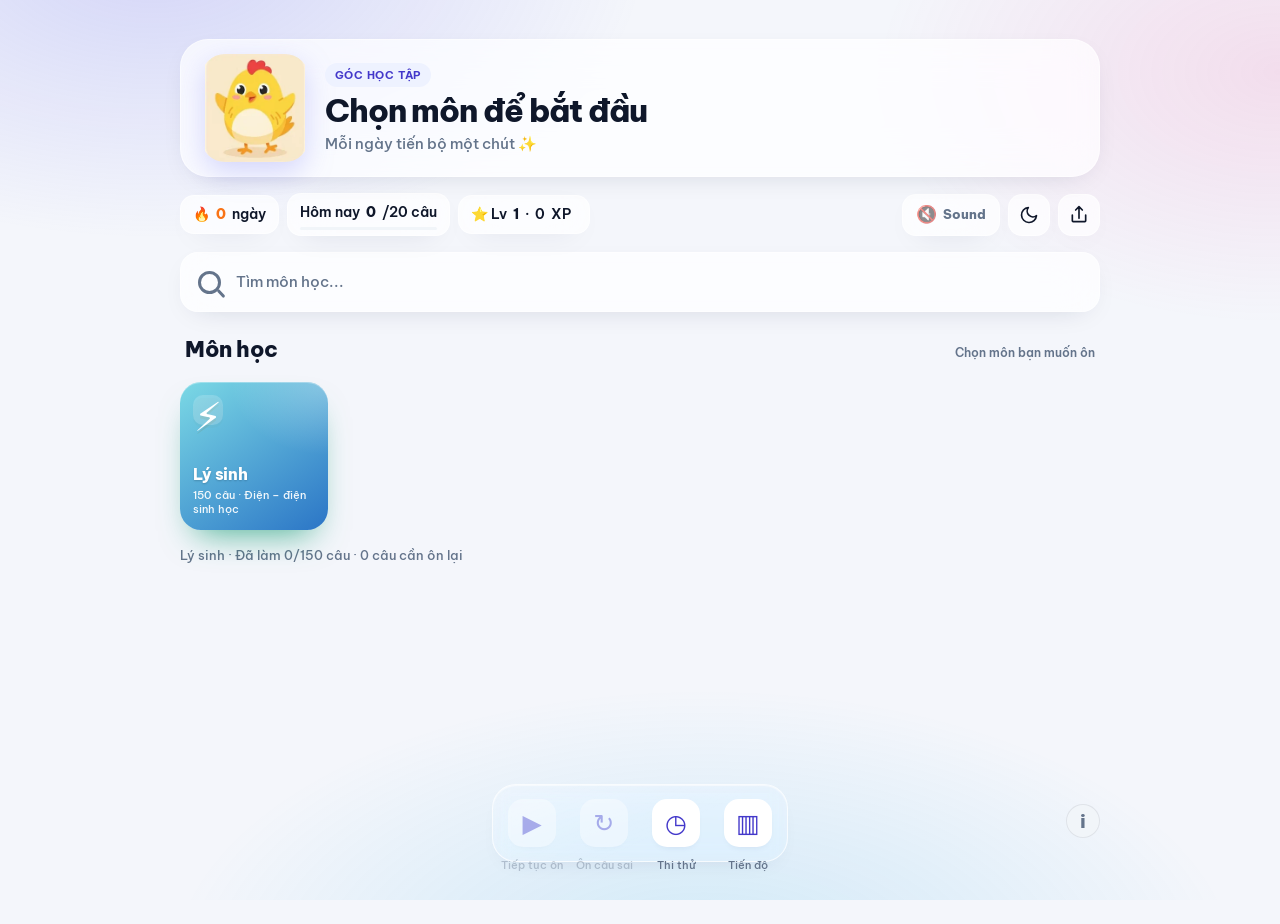
<file: Goc_on_tap_da_mon 2/index.html>
<!doctype html>
<html lang="vi">
<head>
<meta charset="utf-8">
<meta name="viewport" content="width=device-width, initial-scale=1, viewport-fit=cover">
<meta name="theme-color" content="#f4f6fb">
<title>Góc ôn tập</title>
<script>document.documentElement.dataset.effects="on";</script>
<link rel="preconnect" href="https://fonts.googleapis.com"><link rel="preconnect" href="https://fonts.gstatic.com" crossorigin><link href="https://fonts.googleapis.com/css2?family=Be+Vietnam+Pro:wght@400;500;600;700;800&display=swap" rel="stylesheet"><meta name="description" content="Ôn trắc nghiệm miễn phí cho sinh viên: luyện theo bài, thi thử, học mượt trên điện thoại."><meta property="og:title" content="Góc ôn tập"><meta property="og:description" content="Ôn trắc nghiệm miễn phí cho sinh viên, học mượt trên điện thoại."><script>try{var t=localStorage.getItem("mm_theme")||(matchMedia("(prefers-color-scheme: dark)").matches?"dark":"light");document.documentElement.dataset.theme=t}catch(e){}</script>
<link rel="stylesheet" href="assets/style.css">
<link rel="stylesheet" href="assets/multisubject.css">










</head>
<body>
<main class="shell">
<div class="screen-deck" id="screenDeck">
<section class="app-screen home-screen" id="homeScreen" aria-label="Trang chủ">
  <header class="home-header">
    <div class="home-greeting"><span class="home-brand">GÓC HỌC TẬP</span><h1>Chọn môn để bắt đầu</h1><p>Mỗi ngày tiến bộ một chút ✨</p></div>
    <img class="home-mascot" id="homeMascot" alt="Bạn gà nhỏ chào mừng" />
  </header>
  <div class="mm-tools" id="mmTools"><span class="mm-chip mm-streak" id="mmStreak" title="Chuỗi ngày học liên tiếp">🔥 <b>0</b> ngày</span><span class="mm-chip mm-goal" id="mmGoal" title="Mục tiêu hôm nay">Hôm nay <b>0</b>/20 câu<i></i></span><span class="mm-sp"></span><button class="mm-btn" id="mmTheme" type="button" aria-label="Đổi giao diện sáng/tối"><svg width="20" height="20" viewBox="0 0 24 24" fill="none" stroke="currentColor" stroke-width="2" stroke-linecap="round" stroke-linejoin="round" aria-hidden="true"><path class="i-moon" d="M21 12.8A9 9 0 1 1 11.2 3a7 7 0 0 0 9.8 9.8z"/><g class="i-sun"><circle cx="12" cy="12" r="4"/><path d="M12 2v2M12 20v2M4.9 4.9l1.4 1.4M17.7 17.7l1.4 1.4M2 12h2M20 12h2M4.9 19.1l1.4-1.4M17.7 6.3l1.4-1.4"/></g></svg></button><button class="mm-btn" id="mmShare" type="button" aria-label="Chia sẻ"><svg width="20" height="20" viewBox="0 0 24 24" fill="none" stroke="currentColor" stroke-width="2" stroke-linecap="round" stroke-linejoin="round" aria-hidden="true"><path d="M4 12v7a1 1 0 0 0 1 1h14a1 1 0 0 0 1-1v-7M16 6l-4-4-4 4M12 2v14"/></svg></button></div>
<label class="home-search"><span class="search-glass" aria-hidden="true"></span><input id="homeSearch" type="search" placeholder="Tìm môn học..." autocomplete="off" aria-label="Tìm nội dung"><button id="clearSearch" type="button" aria-label="Xóa nội dung tìm kiếm" hidden>×</button></label>
  <div class="home-section-title"><h2>Môn học</h2><span>Chọn môn bạn muốn ôn</span></div>
  <section class="home-grid" id="homeTiles" aria-label="Chọn môn học">
</section>
<p id="catalogStatus" class="catalog-status" role="status">Đang tải môn học…</p>
<p id="currentStudy" class="current-study" hidden></p>
  <p class="home-no-results" id="homeNoResults" hidden>Không tìm thấy môn học phù hợp.</p>
  <nav class="home-bottom" aria-label="Lối tắt ôn tập">
    <div class="study-dock-stage">
      <div class="study-dock-glass" aria-hidden="true"></div>
      <div class="study-dock-items">
        <button class="study-dock-item" type="button" data-dock-action="resume" aria-label="Tiếp tục ôn" disabled><span class="study-dock-icon" aria-hidden="true">▶</span><span class="study-dock-label">Tiếp tục ôn</span><span class="study-dock-tip" aria-hidden="true">Tiếp tục ôn</span></button>
        <button class="study-dock-item" type="button" data-dock-action="wrong" aria-label="Ôn câu sai" disabled><span class="study-dock-icon" aria-hidden="true">↻</span><span class="study-dock-label">Ôn câu sai</span><span class="study-dock-tip" aria-hidden="true">Ôn câu sai</span></button>
        <button class="study-dock-item" type="button" data-dock-action="exam" aria-label="Thi thử" disabled><span class="study-dock-icon" aria-hidden="true">◷</span><span class="study-dock-label">Thi thử</span><span class="study-dock-tip" aria-hidden="true">Thi thử 50 câu</span></button>
        <button class="study-dock-item" type="button" data-dock-action="progress" aria-label="Tiến độ"><span class="study-dock-icon" aria-hidden="true">▥</span><span class="study-dock-label">Tiến độ</span><span class="study-dock-tip" aria-hidden="true">Tiến độ</span></button>
      </div>
    </div>
    <button id="aboutButton" class="about-button" type="button" aria-label="Thông tin người thiết kế">i</button>
  </nav>

  <div class="home-modal" id="homeModal" hidden role="dialog" aria-modal="true" aria-labelledby="homeModalTitle">
    <div class="home-modal-card"><button class="modal-close" id="closeHomeModal" type="button" aria-label="Đóng">×</button><img id="modalMascot" alt="Bạn gà nhỏ"><span class="modal-kicker" id="homeModalKicker"></span><h2 id="homeModalTitle"></h2><p id="homeModalText"></p><div class="home-quiz-setup" id="homeQuizSetup" hidden>
  <div id="genericModeList" class="generic-mode-list" aria-label="Chọn cách ôn"></div>
  <p id="genericSetupNote" class="generic-setup-note" role="status"></p>
  <div id="genericResume" class="resume-attempt" hidden><span></span><button type="button">Tiếp tục lượt trước</button></div>
  <section class="setup" aria-label="Chọn bộ câu hỏi">
    <label class="select-wrap"><select id="bank" aria-label="Chọn bộ đề"><option value="new">📘 Đề mới · file DOC</option><option value="old">📗 Đề cũ · file index</option><option value="merged">📚 Bộ gộp không trùng · 316 câu</option></select></label>
    <label class="select-wrap" id="scope-wrap"><select id="scope" aria-label="Chọn phạm vi ôn tập"><option value="all">Ôn toàn bộ câu hỏi</option></select></label>
  </section>
  <section class="mode-row" aria-label="Chọn chế độ">
    <button id="practiceMode" class="mode-button active" type="button" aria-pressed="true"><span class="mode-icon">🌱</span><span><span class="mode-title">Ôn tập nhanh</span><span class="mode-sub">Tự chọn phạm vi ôn</span></span></button>
    <button id="examMode" class="mode-button exam" type="button" aria-pressed="false"><span class="mode-icon">🏆</span><span><span class="mode-title">Thi thử 50 câu</span><span class="mode-sub">Ngẫu nhiên · thang điểm 10</span></span></button>
  </section>
  <button id="beginQuiz" class="button begin-button" type="button"><span>Bắt đầu ôn tập</span><span aria-hidden="true">→</span></button>
</div><button class="modal-action" id="homeModalAction" type="button">Đã hiểu</button></div>
  </div>
</section>
<section class="app-screen study-screen" id="studyScreen" aria-label="Làm bài ôn tập" hidden>
  <header class="study-header"><button id="backToSelection" class="back-button" type="button"><span aria-hidden="true">←</span> Trang chủ</button><div class="study-header-right"><img id="studyMascot" alt="" aria-hidden="true"><div class="top-pill">↑ Lướt lên · xuống để chuyển câu</div></div></header>
  <section class="card" id="quiz" aria-live="polite"></section>
  <nav class="study-controls" aria-label="Chuyển câu và ôn lại"><button id="reviewWrong" type="button" hidden>Làm lại 0 câu Sai</button><button id="returnToMain" type="button" hidden>Tiếp tục đề</button><button id="submitExam" type="button" hidden>Nộp bài</button></nav>
</section>
</div>
</main>
<script src="assets/bank-engine.js"></script>
<script src="assets/catalog.js"></script>
<script src="assets/core.js"></script>
<script src="assets/app.js"></script>
<script src="assets/effects.js"></script>
<script src="assets/motion.js"></script>
<script src="assets/interface.js"></script>

<!-- Môn học và cách ôn được khai báo trong các file banks/*.json. -->






</body>
</html>
</file>
<file: Goc_on_tap_da_mon 2/assets/style.css>
:root{color-scheme:light;--ink:#243126;--muted:#6b7a6e;--line:#dfe8df;--paper:#fff;--canvas:#f5f9f2;--green:#58cc02;--green-dark:#46a302;--green-pale:#e9f8d9;--blue:#49a8e8;--red:#ea5555;--shadow:0 5px 0 #e2e9df;--radius:22px}
*{box-sizing:border-box}html{scroll-behavior:auto}body{margin:0;min-height:100vh;background:radial-gradient(ellipse at 8% 5%,rgba(88,204,2,.10),transparent 28rem),radial-gradient(ellipse at 94% 22%,rgba(73,168,232,.09),transparent 26rem),var(--canvas);color:var(--ink);font-family:Inter,-apple-system,BlinkMacSystemFont,"Segoe UI",Roboto,Arial,sans-serif;line-height:1.5}.shell{width:min(820px,100%);margin:0 auto;padding:22px 20px 42px}.topline{display:flex;align-items:center;justify-content:space-between;gap:12px;margin-bottom:20px}.brand{display:flex;align-items:center;gap:12px}.brand-mark{width:48px;height:48px;border-radius:17px;display:grid;place-items:center;background:var(--green);color:white;font-size:15px;font-weight:950;box-shadow:0 4px 0 var(--green-dark);transform:rotate(-3deg)}.brand h1{font-size:21px;line-height:1.15;margin:0;font-weight:850;letter-spacing:-.035em}.brand p{margin:5px 0 0;color:var(--muted);font-size:13px}.top-pill{background:#f4ffe9;border:1px solid #d8efc8;border-radius:999px;padding:8px 12px;font-size:13px;font-weight:850;color:#4d8e20;white-space:nowrap;box-shadow:0 3px 0 #e4f3da}.setup{display:grid;grid-template-columns:1fr 1fr;gap:12px;margin-bottom:14px}.select-wrap{position:relative;min-width:0}.select-wrap select{appearance:none;width:100%;padding:13px 40px 13px 14px;border:2px solid var(--line);border-radius:15px;background:#fff;color:var(--ink);font:inherit;font-size:14px;font-weight:700;outline:none}.select-wrap:after{content:"";position:absolute;right:17px;top:17px;width:8px;height:8px;border-right:2px solid #819080;border-bottom:2px solid #819080;transform:rotate(45deg);pointer-events:none}.mode-row{display:grid;grid-template-columns:1fr 1fr;gap:12px;margin-bottom:17px}.mode-button{display:flex;align-items:center;gap:12px;text-align:left;padding:14px 16px;border:2px solid var(--line);border-radius:18px;background:#fff;color:var(--ink);font:inherit;cursor:pointer;box-shadow:0 3px 0 #e2e9df;transition:transform .22s,border-color .22s,background .22s;animation:popIn .35s ease both}.mode-button:hover{transform:translateY(-2px)}.mode-button.active{border-color:var(--green);background:#f9fff4;box-shadow:0 3px 0 #cce9b7}.mode-icon{width:42px;height:42px;flex:none;display:grid;place-items:center;border-radius:14px;background:var(--green-pale);font-size:22px}.mode-button.exam .mode-icon{background:#fff0d9}.mode-title{display:block;font-size:15px;font-weight:850;line-height:1.25}.mode-sub{display:block;color:var(--muted);font-size:12px;margin-top:3px}.card{background:var(--paper);border:2px solid var(--line);border-radius:var(--radius);box-shadow:var(--shadow);overflow:hidden}.stats{display:grid;grid-template-columns:1fr auto;align-items:center;gap:12px;padding:17px 22px 14px}.progress-copy{font-size:13px;color:var(--muted);font-weight:700}.progress-copy strong{color:var(--ink);font-size:15px}.score{display:flex;align-items:center;gap:7px;padding:7px 11px;border-radius:999px;background:#fff7df;color:#8a6500;font-size:14px;font-weight:900;white-space:nowrap}.progress{height:10px;margin:0 22px 4px;background:#edf2e9;border-radius:999px;overflow:hidden}.progress span{display:block;height:100%;width:0;background:var(--green);border-radius:999px;transition:width .25s ease}.question-area{padding:25px 28px 27px}.question-meta{font-size:12px;color:#5e9c2c;font-weight:900;letter-spacing:.07em;text-transform:uppercase;margin-bottom:10px}.question-text{font-size:22px;line-height:1.45;letter-spacing:-.02em;font-weight:780;margin:0 0 22px;white-space:pre-wrap;overflow-wrap:anywhere}.options{display:grid;gap:10px}.option{width:100%;display:flex;align-items:flex-start;gap:12px;text-align:left;border:2px solid var(--line);border-radius:16px;padding:13px 15px;background:#fff;color:#344336;font:inherit;font-size:15px;line-height:1.5;cursor:pointer;transition:border-color .12s,background .12s,transform .12s;min-width:0}.option:hover:not(:disabled){border-color:#a6d97f;background:#fbfff8;transform:translateY(-1px)}.option:disabled,.option[aria-disabled=true]{cursor:default}.option[aria-disabled=true]:hover{transform:none}.option.correct{border-color:#7dcf48;background:#edfae4;color:#286d12}.option.incorrect{border-color:#f08a8a;background:#fff0f0;color:#a52c2c}.choice-letter{flex:none;width:29px;height:29px;border-radius:10px;display:grid;place-items:center;background:#f0f4ed;color:#6c7b68;font-weight:900;font-size:13px;margin-top:-2px}.option.correct .choice-letter{background:#d5f2c4;color:#286d12}.option.incorrect .choice-letter{background:#ffdddd;color:#a52c2c}.option-copy{padding-top:1px;white-space:pre-wrap;overflow-wrap:anywhere}.feedback{display:none;margin-top:15px;padding:12px 14px;border-radius:13px;font-weight:800;font-size:14px}.feedback.show{display:block}.feedback.good{background:#eaf8df;color:#347a16}.feedback.bad{background:#fff0f0;color:#b33131}.bottom-row{display:flex;align-items:center;justify-content:space-between;gap:12px;margin-top:20px}.hint{font-size:12px;color:#819080}.button{border:0;border-radius:14px;padding:13px 20px;background:var(--green);color:#fff;font:inherit;font-weight:900;font-size:15px;cursor:pointer;box-shadow:0 4px 0 var(--green-dark);transition:transform .1s,filter .1s}.button:hover{filter:brightness(.97);transform:translateY(-1px)}.button:active{transform:translateY(2px);box-shadow:0 1px 0 var(--green-dark)}.button:disabled{background:#cbd5c6;box-shadow:0 4px 0 #b8c2b3;cursor:not-allowed;transform:none}.button.secondary{background:#fff;color:#51634e;border:2px solid var(--line);box-shadow:0 3px 0 #e2e9df}.finish{padding:38px 24px 35px;text-align:center}.finish-icon{width:68px;height:68px;margin:0 auto 15px;border-radius:23px;background:var(--green-pale);color:var(--green-dark);display:grid;place-items:center;font-size:31px;font-weight:900}.finish h2{font-size:25px;margin:0 0 7px;letter-spacing:-.03em}.finish p{margin:0;color:var(--muted)}.finish-score{font-size:35px;font-weight:950;color:var(--green-dark);margin:12px 0 0}.finish .button{margin-top:23px}.empty{color:var(--muted);text-align:center;padding:42px 18px}.hidden{display:none!important}button:focus-visible,select:focus-visible{outline:3px solid #9bdc75;outline-offset:3px}

@keyframes popIn{from{opacity:0;transform:translateY(8px) scale(.99)}to{opacity:1;transform:translateY(0) scale(1)}}
@keyframes slideFade{from{opacity:0;transform:translateY(8px)}to{opacity:1;transform:translateY(0)}}
#quiz{overflow:visible}.sticky-dashboard{position:sticky;top:0;z-index:20;background:rgba(255,255,255,.96);backdrop-filter:blur(12px);border:2px solid var(--line);border-radius:18px;box-shadow:0 4px 16px rgba(40,65,35,.08);margin-bottom:14px;overflow:hidden}.sticky-dashboard .stats{padding:12px 16px 8px}.sticky-dashboard .progress{margin:0 16px 12px}.question-stage{position:relative;height:clamp(520px,65vh,700px);margin:10px 0 28px;perspective:1400px;touch-action:pan-y;overscroll-behavior:contain;overflow:hidden}.coverflow-card{position:absolute;left:50%;top:50%;transform-style:preserve-3d;transform-origin:center;will-change:transform,opacity;transition:transform .36s cubic-bezier(.2,.72,.2,1),opacity .32s ease,filter .32s ease,border-color .32s ease,box-shadow .32s ease}.question-card-preview,.question-card.current-question-card{width:90%;padding:25px 27px;border:4px solid #d8d8d8;border-radius:26px;background:#fff;box-shadow:0 4px 0 #ededed;touch-action:none}.question-card.current-question-card{border-color:#78d957;box-shadow:0 10px 0 #dff4d5,0 22px 44px rgba(45,117,23,.18);z-index:10}.question-card.current-question-card.answered{border-color:var(--green-dark)}.question-card-preview .question-meta{color:#9a9a9a}.question-card-preview .option{pointer-events:none}.question-card-preview.preview-empty{opacity:0!important;pointer-events:none}.question-stage.is-dragging .coverflow-card{transition:none!important}.question-stage.is-settling .coverflow-card{transition:transform .36s cubic-bezier(.2,.72,.2,1),opacity .32s ease,filter .32s ease,border-color .32s ease,box-shadow .32s ease}.question-card .question-text{font-size:18px;margin-bottom:15px;white-space:pre-wrap;overflow-wrap:anywhere}.question-card .options{grid-template-columns:1fr 1fr;gap:9px}.question-card .option{height:100%;min-width:0}.question-card .choice-letter{content:normal}.question-card .option.selected{outline:2px solid #a9db87;outline-offset:1px}.question-card .question-meta{margin-bottom:6px}.question-card .feedback{margin-top:10px}.result-strip{padding:18px 20px;text-align:center;background:#f6fff0;border:2px solid #d7edc9;border-radius:18px;animation:popIn .3s ease}.result-strip strong{font-size:22px;color:var(--green-dark)}.result-strip p{margin:4px 0 0;color:var(--muted)}.score.bump{animation:scoreBump .3s ease}@keyframes scoreBump{50%{transform:scale(1.12)}}
@media(max-width:560px){.sticky-dashboard .stats{padding:10px 11px 7px}.sticky-dashboard .progress{margin:0 11px 10px}.question-stage{height:clamp(500px,66vh,620px)}.question-card-preview,.question-card.current-question-card{padding:17px 13px;border-radius:22px}.question-card .question-text{font-size:16px}.question-card .options{grid-template-columns:1fr;gap:8px}.question-card .option{padding:10px}.question-card .choice-letter{width:27px;height:27px}.sticky-dashboard .progress-copy{font-size:12px}.sticky-dashboard .progress-copy strong{font-size:14px}}
@media(max-width:560px){.shell{padding:15px 12px 28px}.topline{margin-bottom:15px}.brand-mark{width:42px;height:42px;border-radius:14px}.brand h1{font-size:18px}.brand p{font-size:12px}.top-pill{font-size:11px;padding:7px 9px}.setup{grid-template-columns:1fr;gap:9px;margin-bottom:11px}.select-wrap select{padding:12px 38px 12px 12px}.mode-row{gap:8px;margin-bottom:12px}.mode-button{padding:11px 10px;gap:8px;border-radius:15px}.mode-icon{width:35px;height:35px;border-radius:11px;font-size:19px}.mode-title{font-size:13px}.mode-sub{font-size:11px}.stats{padding:14px 13px 11px;gap:8px}.progress{margin:0 13px 3px;height:8px}.question-area{padding:20px 14px 18px}.question-text{font-size:19px;margin-bottom:17px}.option{font-size:14px;padding:11px 10px;gap:9px;border-radius:13px}.choice-letter{width:27px;height:27px}.bottom-row{align-items:stretch;flex-direction:column-reverse}.bottom-row .button{width:100%}.hint{text-align:center}.feedback{font-size:13px}.finish{padding:32px 17px}.finish h2{font-size:22px}}
@media(min-width:900px){.shell{padding-top:30px}.question-area{padding:30px 34px}.question-text{font-size:24px}}
@media(prefers-reduced-motion:reduce){html{scroll-behavior:auto}*,*::before,*::after{animation-duration:.01ms!important;animation-iteration-count:1!important;transition-duration:.01ms!important}}
.screen-deck{display:grid;perspective:1400px}.app-screen{grid-area:1/1;min-width:0;transform-origin:center;backface-visibility:hidden}.app-screen[hidden]{display:none!important}.selection-hero{padding:22px 24px 24px;margin:0 0 16px;border:2px solid #dcefd1;border-radius:24px;background:linear-gradient(135deg,#f2ffe8,#fff 68%);box-shadow:0 5px 0 #e4f3da}.hero-kicker{font-size:11px;letter-spacing:.12em;font-weight:950;color:#65a934}.selection-hero h2{margin:5px 0 4px;font-size:25px;line-height:1.2;letter-spacing:-.035em}.selection-hero p{margin:0;color:var(--muted);font-size:14px}.begin-button{width:100%;display:flex;align-items:center;justify-content:space-between;margin-top:16px;padding:16px 20px;border-radius:18px;font-size:16px}.begin-button span:last-child{font-size:24px;line-height:1}.study-header{display:flex;align-items:center;justify-content:space-between;gap:10px;margin-bottom:14px}.back-button{display:inline-flex;align-items:center;gap:8px;border:2px solid var(--line);border-radius:14px;padding:10px 14px;background:#fff;color:#50624e;font:inherit;font-weight:850;cursor:pointer;box-shadow:0 3px 0 #e2e9df;transition:transform .18s,border-color .18s,background .18s}.back-button:hover{transform:translateY(-2px);border-color:#a7d98b;background:#fbfff8}.app-screen.enter-forward{animation:screenEnterForward .48s cubic-bezier(.2,.75,.2,1) both}.app-screen.leave-forward{animation:screenLeaveForward .34s cubic-bezier(.4,0,.8,.25) both}.app-screen.enter-back{animation:screenEnterBack .48s cubic-bezier(.2,.75,.2,1) both}.app-screen.leave-back{animation:screenLeaveBack .34s cubic-bezier(.4,0,.8,.25) both}.app-screen.enter-forward,.app-screen.enter-back,.app-screen.leave-forward,.app-screen.leave-back{pointer-events:none}@keyframes screenEnterForward{from{opacity:0;transform:translate3d(42px,0,-90px) rotateY(-5deg) scale(.985);filter:blur(3px)}to{opacity:1;transform:translate3d(0,0,0) rotateY(0) scale(1);filter:blur(0)}}@keyframes screenLeaveForward{to{opacity:0;transform:translate3d(-25px,0,-70px) rotateY(4deg) scale(.985);filter:blur(2px)}}@keyframes screenEnterBack{from{opacity:0;transform:translate3d(-42px,0,-90px) rotateY(5deg) scale(.985);filter:blur(3px)}to{opacity:1;transform:translate3d(0,0,0) rotateY(0) scale(1);filter:blur(0)}}@keyframes screenLeaveBack{to{opacity:0;transform:translate3d(25px,0,-70px) rotateY(-4deg) scale(.985);filter:blur(2px)}}

:root{--ink:#3d351f;--muted:#81775a;--line:#f1e4bd;--paper:#fffdf7;--canvas:#fff9e8;--green:#f7c948;--green-dark:#db9d14;--green-pale:#fff1bf;--shadow:0 5px 0 #f0e3bf;--radius:22px}
body{background:radial-gradient(ellipse at 8% 4%,rgba(255,221,83,.48),transparent 28rem),radial-gradient(ellipse at 94% 80%,rgba(255,188,81,.18),transparent 28rem),#fffaf0}
.shell{width:min(960px,100%)}
.home-screen{display:flex;flex-direction:column;gap:clamp(10px,1.7vh,18px);min-height:min(1000px,calc(100vh - 64px));min-height:min(1000px,calc(100dvh - 64px));padding:clamp(8px,1vh,14px) 0 0}
.home-header{min-height:clamp(66px,11vh,92px);display:flex;align-items:center;justify-content:space-between;position:relative;padding:0 clamp(4px,1vw,12px)}
.home-greeting{z-index:1}.home-brand{color:#ad821b;font-size:11px;font-weight:950;letter-spacing:.15em}.home-greeting h1{font-size:clamp(22px,3.3vw,34px);line-height:1.1;margin:5px 0;color:#403720;letter-spacing:-.035em}.home-greeting p{margin:4px 0 0;color:#8b7d5c;font-size:clamp(12px,1.5vw,15px);font-weight:650}
.home-mascot{width:clamp(72px,12vh,108px);height:clamp(72px,12vh,108px);object-fit:contain;border-radius:24px;filter:drop-shadow(0 9px 0 rgba(169,126,24,.08));animation:mascotFloat 3s ease-in-out infinite}
@keyframes mascotFloat{0%,100%{transform:translateY(0) rotate(-2deg)}50%{transform:translateY(-6px) rotate(2deg)}}
.mascot-react{animation:mascotReact .52s cubic-bezier(.2,.9,.3,1.3)!important}@keyframes mascotReact{0%{transform:scale(.86) rotate(-8deg)}55%{transform:scale(1.12) rotate(7deg)}100%{transform:scale(1) rotate(0)}}
.home-search{min-height:clamp(48px,7vh,60px);display:flex;align-items:center;gap:13px;padding:0 17px;border:1px solid #fff;background:rgba(255,255,255,.95);border-radius:999px;box-shadow:0 9px 25px rgba(135,104,25,.10),0 3px 0 #f4eaca}
.home-search input{flex:1;width:0;border:0;outline:0;background:transparent;color:#42391f;font:inherit;font-size:15px;font-weight:650}.home-search input::placeholder{color:#aaa184}.search-glass{width:23px;height:23px;border:3px solid #f3c53f;border-radius:50%;position:relative;flex:none}.search-glass:after{content:"";position:absolute;width:10px;height:3px;border-radius:9px;background:#f3c53f;right:-8px;bottom:-4px;transform:rotate(48deg)}.home-search button{border:0;background:#fff3c6;color:#98711a;width:29px;height:29px;border-radius:50%;font-size:22px;line-height:1;cursor:pointer}
.home-section-title{display:flex;align-items:baseline;justify-content:space-between;padding:0 5px;margin-top:clamp(1px,.5vh,6px)}.home-section-title h2{font-size:clamp(17px,2vw,21px);margin:0;color:#473c20}.home-section-title span{color:#968861;font-size:12px;font-weight:650}
.home-grid{display:grid;grid-template-columns:repeat(2,minmax(0,1fr));grid-template-rows:repeat(2,minmax(clamp(118px,21vh,190px),1fr));gap:clamp(10px,2vh,18px);flex:1;min-height:0}
.home-tile{--tile-ink:#5f4812;position:relative;overflow:hidden;isolation:isolate;text-align:left;display:flex;flex-direction:column;align-items:flex-start;justify-content:flex-start;padding:clamp(12px,2vh,21px) clamp(12px,2vw,22px);border:0;border-radius:clamp(20px,3vw,34px);color:var(--tile-ink);font:inherit;cursor:pointer;box-shadow:0 7px 0 rgba(126,92,10,.13),0 14px 28px rgba(98,73,18,.09);transition:transform .2s cubic-bezier(.2,.8,.2,1),box-shadow .2s,filter .2s;animation:tileIn .55s both}
.home-tile:nth-child(2){animation-delay:.06s}.home-tile:nth-child(3){animation-delay:.12s}.home-tile:nth-child(4){animation-delay:.18s}@keyframes tileIn{from{opacity:0;transform:translateY(16px) scale(.98)}to{opacity:1;transform:translateY(0) scale(1)}}.home-tile:hover,.home-tile:focus-visible{transform:translateY(-4px) scale(1.012);box-shadow:0 11px 0 rgba(126,92,10,.12),0 20px 34px rgba(98,73,18,.15);outline:none}.home-tile:active{transform:translateY(1px) scale(.99)}
.tile-practice{background:linear-gradient(145deg,#ffdb55,#f7bd32)}.tile-exam{background:linear-gradient(145deg,#ffeab0,#ffd67a)}.tile-tips{background:linear-gradient(145deg,#fff3bd,#ffe793)}.tile-progress{background:linear-gradient(145deg,#f6d85d,#efba39)}.tile-icon{font-size:clamp(21px,3.1vh,31px);line-height:1.1;filter:drop-shadow(0 3px 0 rgba(130,89,10,.12))}.tile-number{position:absolute;right:clamp(12px,2vw,22px);top:clamp(12px,2vh,19px);font-size:11px;font-weight:900;letter-spacing:.08em;opacity:.45}.home-tile h3{font-size:clamp(17px,2.3vh,24px);line-height:1.1;margin:clamp(7px,1.2vh,12px) 0 5px;z-index:1}.home-tile p{max-width:68%;font-size:clamp(11px,1.6vh,14px);line-height:1.35;margin:0;opacity:.78;font-weight:650;z-index:1}.tile-mascot{position:absolute;right:-2px;bottom:-15px;width:clamp(84px,13vh,132px);height:clamp(84px,13vh,132px);object-fit:contain;border-radius:24px;filter:drop-shadow(0 7px 0 rgba(143,87,4,.1));transition:transform .35s}.tile-practice:hover .tile-mascot{transform:translateY(-7px) rotate(5deg)}.tile-decoration{position:absolute;right:20px;bottom:10px;color:rgba(255,255,255,.52);font-size:clamp(38px,8vh,75px);font-weight:900;line-height:1;transform:rotate(-12deg);pointer-events:none}
.home-no-results{margin:8px 0;text-align:center;color:#8a794c;font-size:14px}.home-bottom{display:flex;align-items:center;justify-content:space-between;gap:14px;padding:clamp(8px,1.3vh,13px) 0 max(0px,env(safe-area-inset-bottom));margin-top:auto}.bottom-nav-group{display:grid;grid-template-columns:repeat(4,minmax(52px,1fr));align-items:center;gap:clamp(4px,1.2vw,12px);padding:8px 10px;background:rgba(255,255,255,.84);border:1px solid #fff;border-radius:28px;box-shadow:0 8px 24px rgba(121,94,29,.10);flex:1}.bottom-nav-item,.about-button{display:grid;place-items:center;border:0;cursor:pointer;color:#afa990;background:transparent;font:inherit}.bottom-nav-item{width:100%;height:clamp(48px,7vh,66px);border-radius:22px;transition:background .2s,transform .2s,color .2s}.bottom-nav-item span{font-size:clamp(25px,4vh,36px);line-height:1;font-weight:900}.bottom-nav-item.selected{color:#e2ad25;background:#fff5ce;box-shadow:inset 0 -3px 0 rgba(190,144,25,.08)}.bottom-nav-item:hover{color:#d9a322;transform:translateY(-2px)}.bottom-nav-item .profile-glyph{position:relative;display:block;width:27px;height:14px;margin-top:17px;border-radius:14px 14px 4px 4px;background:currentColor;font-size:0}.bottom-nav-item .profile-glyph:before{content:"";position:absolute;left:6px;top:-17px;width:15px;height:15px;border-radius:50%;background:currentColor}.bottom-nav-item:not(.selected) span:not(.profile-glyph){filter:grayscale(1);opacity:.62}.home-tile[hidden],.home-no-results[hidden]{display:none}.home-modal-card{max-height:min(92vh,92dvh);overflow:auto}.about-button{width:clamp(62px,10vh,84px);height:clamp(62px,10vh,84px);flex:none;border-radius:26px;background:#fff4c7;color:#f0c83c;font-size:clamp(40px,7vh,58px);font-weight:950;box-shadow:0 7px 0 #f0e5c8;transition:transform .2s}.about-button:hover{transform:rotate(8deg) scale(1.04)}
.home-modal{position:fixed;inset:0;z-index:100;display:grid;place-items:center;padding:20px;background:rgba(62,51,23,.35);backdrop-filter:blur(6px);animation:fadeModal .2s ease}.home-modal[hidden]{display:none}@keyframes fadeModal{from{opacity:0}to{opacity:1}}.home-modal-card{position:relative;width:min(420px,100%);padding:28px 26px 24px;text-align:center;border:2px solid #fff;background:#fffaf0;border-radius:30px;box-shadow:0 12px 0 rgba(105,79,19,.13),0 30px 80px rgba(50,39,13,.2);animation:modalPop .32s cubic-bezier(.2,.8,.3,1.2)}@keyframes modalPop{from{opacity:.3;transform:translateY(15px) scale(.94)}to{opacity:1;transform:translateY(0) scale(1)}}.home-modal-card img{width:104px;height:104px;object-fit:contain;border-radius:25px}.modal-close{position:absolute;right:12px;top:11px;width:36px;height:36px;border:0;border-radius:50%;background:#fff0c1;color:#80641d;font-size:24px;cursor:pointer}.modal-kicker{display:block;margin-top:4px;color:#b08a26;font-size:11px;font-weight:950;letter-spacing:.13em}.home-modal-card h2{margin:7px 0;color:#463b20;font-size:24px}.home-modal-card p{margin:0 0 19px;color:#766c50;line-height:1.55}.modal-action{border:0;border-radius:999px;padding:12px 24px;background:#f5c840;color:#503d0d;font:inherit;font-weight:900;cursor:pointer;box-shadow:0 4px 0 #dfad27}
.selection-home-button{flex:none}.study-header-right{display:flex;align-items:center;gap:8px}.study-header-right #studyMascot{width:38px;height:38px;object-fit:contain;border-radius:12px}
body.is-studying{height:100%;overflow:hidden;overscroll-behavior:none;touch-action:pan-x}
body.is-studying .shell{width:100%;max-width:1100px;height:100vh;height:100dvh;min-height:0;padding:max(7px,env(safe-area-inset-top)) clamp(8px,1.8vw,20px) max(7px,env(safe-area-inset-bottom));overflow:hidden;display:flex;flex-direction:column}
body.is-studying .screen-deck{flex:1;min-height:0;height:100%;display:grid;grid-template-rows:minmax(0,1fr)}body.is-studying .study-screen{display:flex;flex-direction:column;min-height:0;height:100%;overflow:hidden}body.is-studying .study-header{flex:none;margin:0 0 clamp(5px,1vh,10px);min-height:36px}body.is-studying .study-header .top-pill{font-size:clamp(10px,1.5vh,13px);padding:6px 9px}body.is-studying #quiz{flex:1;min-height:0;display:flex;flex-direction:column;overflow:hidden;padding:clamp(7px,1.2vh,12px);border-radius:18px}body.is-studying .sticky-dashboard{position:relative;top:auto;flex:none;margin:0 0 clamp(5px,1vh,9px);border-radius:14px}body.is-studying .sticky-dashboard .stats{padding:clamp(5px,1vh,10px) clamp(8px,1.4vw,15px) 4px}body.is-studying .sticky-dashboard .progress{margin:0 10px clamp(6px,1vh,9px)}body.is-studying .sticky-dashboard .progress-copy{font-size:clamp(11px,1.7vh,14px);line-height:1.25}body.is-studying .sticky-dashboard .progress-copy strong{font-size:clamp(12px,1.9vh,15px)}body.is-studying .sticky-dashboard .score{font-size:clamp(12px,1.8vh,15px)}body.is-studying .question-stage{flex:1;min-height:0;height:auto!important;max-height:none;margin:0;overflow:hidden;perspective:1100px;touch-action:none;overscroll-behavior:contain}body.is-studying .question-card-preview,body.is-studying .question-card.current-question-card{width:94%;max-width:880px;padding:clamp(9px,1.5vh,17px) clamp(10px,1.5vw,20px);border-width:3px;border-radius:clamp(16px,2.5vh,23px)}body.is-studying .question-card .question-meta{font-size:clamp(10px,1.4vh,12px);margin-bottom:4px}body.is-studying .question-card .question-text{font-size:clamp(13px,2.1vh,18px);line-height:1.27;margin-bottom:clamp(5px,.9vh,10px)}body.is-studying .question-card .options{gap:clamp(4px,.8vh,8px)}body.is-studying .question-card .option{min-height:0;padding:clamp(6px,.95vh,10px) clamp(7px,1vw,10px);border-radius:13px;font-size:clamp(11px,1.7vh,15px);line-height:1.28;gap:7px}body.is-studying .question-card .choice-letter{width:clamp(22px,3vh,29px);height:clamp(22px,3vh,29px);flex:none;font-size:clamp(11px,1.5vh,14px)}body.is-studying .question-card .feedback{margin-top:5px;padding:6px 8px;font-size:12px}body.is-studying .result-strip{flex:none;padding:6px 8px;margin-top:4px!important}body.is-studying .result-strip strong{font-size:clamp(15px,2.2vh,20px)}body.is-studying .result-strip p{font-size:12px}body.is-studying .result-strip button{padding:7px 14px;margin-top:6px!important}
@media(max-width:560px){.shell{padding:15px 12px 20px}.home-screen{min-height:min(1000px,calc(100vh - 45px));min-height:min(1000px,calc(100dvh - 45px));gap:clamp(8px,1.3vh,13px)}.home-greeting h1{max-width:240px}.home-tile{padding:12px}.home-tile p{max-width:74%}.tile-mascot{right:-7px;bottom:-12px}.home-section-title span{font-size:10px}.bottom-nav-group{gap:3px;padding:6px}.bottom-nav-item{height:50px}.about-button{border-radius:21px}body.is-studying .shell{padding:max(5px,env(safe-area-inset-top)) 7px max(5px,env(safe-area-inset-bottom))}body.is-studying .study-header{margin-bottom:5px}body.is-studying #quiz{padding:6px;border-width:1px;border-radius:15px}body.is-studying .sticky-dashboard .stats{padding:5px 8px 3px}body.is-studying .sticky-dashboard .progress{margin:0 8px 6px}body.is-studying .question-card .options{grid-template-columns:1fr}body.is-studying .question-card .option{padding:6px 8px}body.is-studying .question-card .question-text{font-size:clamp(12px,1.9vh,16px)}}
@media(max-height:650px){.home-screen{gap:7px}.home-header{min-height:58px}.home-tile{padding:10px 12px}.home-tile h3{margin:5px 0 3px}.tile-mascot{width:74px;height:74px}.bottom-nav-item{height:45px}.about-button{width:58px;height:58px;font-size:39px}body.is-studying .sticky-dashboard .stats{padding-top:4px}body.is-studying .question-card .option{padding-top:5px;padding-bottom:5px}}
@media(prefers-reduced-motion:reduce){.home-mascot,.home-tile{animation:none!important}}


:root{--ink:#27342b;--muted:#69786d;--line:#e2e9df;--paper:#fff;--canvas:#f7faf4;--green:#58cc02;--green-dark:#46a302;--green-pale:#e9f8d9;--blue:#49a8e8;--red:#ea5555;--shadow:0 5px 0 #e3e9df}
body{background:radial-gradient(ellipse at 5% 4%,rgba(255,222,104,.22),transparent 27rem),radial-gradient(ellipse at 95% 90%,rgba(103,204,227,.13),transparent 28rem),#f9fbf6}
.home-brand{color:#62796a}.home-search{box-shadow:0 8px 25px rgba(50,73,47,.09),0 3px 0 #e8ede4}.home-section-title h2{color:#27372e}.home-section-title span{color:#79877b}
.tile-practice{--tile-ink:#304721;background:linear-gradient(145deg,#e2f9bf,#bce872)}.tile-philosophy{--tile-ink:#2d4560;background:linear-gradient(145deg,#e1f4ff,#bddfff)}.tile-coming{--tile-ink:#66464a;background:linear-gradient(145deg,#ffe8dd,#ffd0c0)}.tile-library{--tile-ink:#4a4268;background:linear-gradient(145deg,#eee8ff,#d7cbff)}
.subject-icon{display:grid;place-items:center;width:clamp(40px,6vh,58px);height:clamp(40px,6vh,58px);border-radius:18px;background:rgba(255,255,255,.57);box-shadow:inset 0 -3px 0 rgba(53,57,49,.06)}.subject-icon svg{width:82%;height:82%;overflow:visible;filter:drop-shadow(0 2px 0 rgba(39,50,38,.08))}.subject-badge{position:absolute;right:clamp(12px,2vw,22px);top:clamp(40px,7vh,59px);z-index:1;padding:5px 10px;border:1px solid rgba(255,255,255,.76);border-radius:999px;background:rgba(255,255,255,.7);font-size:10px;font-weight:900;color:#556653}.badge-ready{color:#4b8e20}.badge-soon{color:#6a6b83}.tile-philosophy .tile-decoration,.tile-library .tile-decoration{color:rgba(255,255,255,.72)}.tile-coming .tile-decoration{color:rgba(255,255,255,.6)}
.home-bottom{gap:18px}.bottom-nav-group{background:rgba(255,255,255,.92);box-shadow:0 8px 24px rgba(49,67,47,.09);border-color:#fff}.bottom-nav-item{color:#6f7d70}.bottom-nav-item.selected{background:#fff3bd;color:#6c602c;box-shadow:inset 0 -3px 0 rgba(153,122,30,.1)}.bottom-nav-item .nav-illustration{display:grid;place-items:center;width:clamp(34px,5.5vh,43px);height:clamp(34px,5.5vh,43px);transition:transform .25s cubic-bezier(.2,.8,.3,1.4);filter:drop-shadow(0 3px 0 rgba(41,50,35,.1))}.bottom-nav-item .nav-illustration svg{width:100%;height:100%;overflow:visible}.bottom-nav-item:hover .nav-illustration{transform:translateY(-3px) rotate(-4deg) scale(1.08)}.bottom-nav-item.selected .nav-illustration{transform:scale(1.12)}.bottom-nav-item .profile-glyph{display:none}.about-button{background:#fff0b8;color:#eabf35;box-shadow:0 6px 0 #eadfbf}
.home-modal.about-open .modal-kicker{margin-top:4px;color:#66776b;font-size:21px;letter-spacing:0;font-weight:950}.home-modal.about-open .home-modal-card h2{margin:2px 0 5px;color:#3f5145;font-size:16px}.home-modal.about-open .home-modal-card p{margin-bottom:16px;font-size:14px;font-weight:650}
body.is-studying .question-card-preview{width:min(80%,700px);padding:clamp(16px,2.2vh,25px) clamp(18px,2vw,26px);border-width:4px;border-radius:30px;box-shadow:0 6px 0 #ecefe9,0 14px 32px rgba(53,74,49,.09)}body.is-studying .question-card.current-question-card{width:min(94%,840px);padding:clamp(23px,3vh,35px) clamp(23px,3vw,40px);border-width:6px;border-radius:36px;box-shadow:0 11px 0 #ddf4d1,0 28px 60px rgba(45,117,23,.26),inset 0 0 0 2px rgba(255,255,255,.8)}body.is-studying .question-card.current-question-card .question-text{font-size:clamp(20px,2.6vh,27px);line-height:1.3;margin-bottom:clamp(12px,1.8vh,20px);letter-spacing:-.02em}body.is-studying .question-card.current-question-card .option{padding:clamp(12px,1.7vh,17px) clamp(12px,1.5vw,18px);border-width:3px;border-radius:20px;font-size:clamp(15px,1.9vh,18px);line-height:1.32;gap:10px;box-shadow:0 4px 0 rgba(44,63,44,.04)}body.is-studying .question-card.current-question-card .choice-letter{width:36px;height:36px;font-size:16px}body.is-studying .question-card.current-question-card .question-meta{font-size:13px;letter-spacing:.07em;margin-bottom:8px}body.is-studying .question-card.current-question-card .feedback{padding:10px 13px;border-radius:14px;font-size:14px}
@media(max-width:560px){.subject-badge{top:42px;right:12px;padding:4px 8px;font-size:9px}.subject-icon{width:42px;height:42px;border-radius:14px}.home-tile h3{font-size:17px}.home-tile p{font-size:11px}.home-grid{gap:11px}.bottom-nav-group{gap:4px}.bottom-nav-item{height:52px}.bottom-nav-item .nav-illustration{width:34px;height:34px}body.is-studying .question-card-preview{width:84%;padding:12px 13px;border-radius:23px}body.is-studying .question-card.current-question-card{width:96%;padding:clamp(15px,2.2vh,23px) 15px;border-width:5px;border-radius:28px}body.is-studying .question-card.current-question-card .question-text{font-size:clamp(17px,2.25vh,22px)}body.is-studying .question-card.current-question-card .option{padding:10px 11px;font-size:clamp(13px,1.8vh,16px);border-radius:16px}body.is-studying .question-card.current-question-card .choice-letter{width:30px;height:30px;font-size:14px}}
@media(min-width:900px){body.is-studying .question-card.current-question-card{width:min(92%,840px)}body.is-studying .question-card-preview{width:min(76%,700px)}}

.exam-clock{display:block;margin-top:2px;font-size:14px;font-weight:850;color:#996317;white-space:nowrap}.exam-clock.urgent{color:#c93434}


:root{--bg:#f4f6fb;--surface:#fff;--surface-2:#f1f5f9;--glass:rgba(255,255,255,.72);--bd:rgba(15,23,42,.08);--bd-2:#e2e8f0;--tx:#0f172a;--mu:#64748b;--ac:#6366f1;--ac-soft:#eef2ff;--ac-bd:#c7d2fe;--ac-tx:#4338ca;--ring:rgba(99,102,241,.28);--ok-bg:#ecfdf5;--ok-bd:#34d399;--ok-tx:#047857;--bad-bg:#fff1f2;--bad-bd:#fb7185;--bad-tx:#be123c;--sh:0 1px 2px rgba(15,23,42,.05),0 14px 34px -14px rgba(15,23,42,.18);--grad:linear-gradient(135deg,#6366f1,#8b5cf6);--f:"Be Vietnam Pro",Inter,system-ui,-apple-system,"Segoe UI",Roboto,sans-serif;--ink:var(--tx);--muted:var(--mu);--line:var(--bd-2);--paper:var(--surface);--canvas:var(--bg);--green:#10b981;--green-dark:#047857;--shadow:var(--sh)}
[data-theme=dark]{color-scheme:dark;--bg:#0a0d1a;--surface:#141a2e;--surface-2:#1b2340;--glass:rgba(20,26,46,.72);--bd:rgba(255,255,255,.09);--bd-2:#27304d;--tx:#e8ecf8;--mu:#97a3c2;--ac-soft:#1e2350;--ac-bd:#4f46e5;--ac-tx:#a5b4fc;--ring:rgba(129,140,248,.35);--ok-bg:#0b2a21;--ok-bd:#10b981;--ok-tx:#6ee7b7;--bad-bg:#2f1320;--bad-bd:#f43f5e;--bad-tx:#fda4af;--sh:0 1px 2px rgba(0,0,0,.4),0 14px 34px -14px rgba(0,0,0,.6)}
html{background:var(--bg)}
html body,html body.is-studying{background:transparent;color:var(--tx);font-family:var(--f);font-weight:500}
body::before{content:"";position:fixed;inset:0;z-index:-1;pointer-events:none;background:radial-gradient(55% 45% at 12% -5%,rgba(99,102,241,.22),transparent 70%),radial-gradient(45% 40% at 100% 8%,rgba(236,72,153,.14),transparent 70%),radial-gradient(60% 45% at 55% 108%,rgba(14,165,233,.16),transparent 70%)}
[data-theme=dark] body::before{opacity:.7}
button,input,select{font-family:inherit}
h1,h2,h3,.question-text{letter-spacing:-.02em}
:focus-visible{outline:3px solid var(--ring);outline-offset:2px}
.home-header{justify-content:flex-start;gap:16px;padding:14px 20px;background:var(--glass);backdrop-filter:blur(18px) saturate(1.4);border:1px solid var(--bd);border-radius:28px;box-shadow:var(--sh)}
.home-mascot{order:-1;flex:none;filter:drop-shadow(0 10px 14px rgba(99,102,241,.25))}
.home-brand{display:inline-block;padding:4px 10px;border-radius:99px;background:var(--ac-soft);color:var(--ac-tx);font-size:11px;font-weight:700;letter-spacing:.04em}
.home-greeting h1{margin:6px 0 2px;color:var(--tx);font-size:clamp(22px,3.4vw,32px);font-weight:800}
.home-greeting p{color:var(--mu);font-weight:500}
.mm-tools{display:flex;align-items:center;gap:8px;flex-wrap:wrap}
.mm-chip{position:relative;display:inline-flex;align-items:center;gap:6px;padding:8px 12px;background:var(--glass);backdrop-filter:blur(14px);border:1px solid var(--bd);border-radius:14px;box-shadow:var(--sh);color:var(--tx);font-size:14px;font-weight:600;white-space:nowrap}
.mm-chip b{font-weight:800}.mm-streak b{color:#f97316}
.mm-goal{padding-bottom:12px}.mm-goal i{position:absolute;left:12px;right:12px;bottom:5px;height:3px;border-radius:3px;background:var(--surface-2);overflow:hidden}
.mm-goal i:after{content:"";display:block;height:100%;width:var(--p,0%);background:var(--grad);transition:width .4s}
.mm-goal.done{border-color:var(--ok-bd)}
.mm-sp{flex:1}
.mm-btn{flex:none;width:42px;height:42px;padding:0;display:grid;place-items:center;background:var(--glass);backdrop-filter:blur(14px);border:1px solid var(--bd);border-radius:14px;box-shadow:var(--sh);color:var(--tx);cursor:pointer;transition:transform .15s}
.mm-btn:hover{transform:translateY(-1px)}.mm-btn:active{transform:scale(.94)}
.mm-btn .i-sun,[data-theme=dark] .mm-btn .i-moon{display:none}[data-theme=dark] .mm-btn .i-sun{display:block}
.mm-toast{position:fixed;left:50%;bottom:max(28px,env(safe-area-inset-bottom));transform:translate(-50%,16px);z-index:300;max-width:90vw;padding:11px 18px;background:var(--tx);color:var(--bg);border-radius:14px;font-size:14px;font-weight:600;opacity:0;pointer-events:none;transition:.25s}
.mm-toast.show{opacity:1;transform:translate(-50%,0)}
.home-search{background:var(--glass);backdrop-filter:blur(14px);border:1px solid var(--bd);border-radius:18px;box-shadow:var(--sh)}
.home-search:focus-within{border-color:var(--ac);box-shadow:0 0 0 4px var(--ring)}
.home-search input{color:var(--tx);font-weight:500}.home-search input::placeholder{color:var(--mu)}
.search-glass{border-color:var(--mu)}.search-glass:after{background:var(--mu)}
.home-search button{background:var(--surface-2);color:var(--mu)}
.home-section-title h2{color:var(--tx);font-size:clamp(18px,2.4vw,22px);font-weight:800}.home-section-title span{color:var(--mu);font-weight:600}
.home-tile{--g:linear-gradient(135deg,#059669,#0d9488);--c:5,150,105;position:relative;overflow:hidden;color:#fff;background:var(--g);border:0;border-radius:clamp(22px,3vw,30px);box-shadow:inset 0 1px 0 rgba(255,255,255,.3),0 18px 34px -16px rgba(var(--c),.75);animation:tileIn .5s backwards;transition:transform .25s cubic-bezier(.2,.8,.2,1),box-shadow .25s}
.home-tile:before{content:"";position:absolute;inset:0;background:radial-gradient(120% 90% at 100% 0%,rgba(255,255,255,.28),transparent 55%);pointer-events:none}
.home-tile:hover,.home-tile:focus-visible{transform:translateY(-4px);box-shadow:inset 0 1px 0 rgba(255,255,255,.3),0 26px 40px -16px rgba(var(--c),.85)}
.home-tile:active{transform:scale(.985)}
.home-tile.tile-practice{--g:linear-gradient(135deg,#059669,#0d9488);--c:5,150,105;background:var(--g)}
.home-tile.tile-philosophy{--g:linear-gradient(135deg,#4f46e5,#7c3aed);--c:79,70,229;background:var(--g)}
.home-tile.tile-coming{--g:linear-gradient(135deg,#d97706,#ea580c);--c:217,119,6;background:var(--g)}
.home-tile.tile-library{--g:linear-gradient(135deg,#0284c7,#2563eb);--c:2,132,199;background:var(--g)}
.home-tile h3{color:#fff;font-weight:800;text-shadow:0 1px 2px rgba(0,0,0,.18)}
.home-tile p{color:rgba(255,255,255,.92);font-weight:500;opacity:1}
.home-tile .tile-number{display:none}
.home-tile .subject-icon{background:rgba(255,255,255,.95);border-radius:16px;box-shadow:0 8px 16px -6px rgba(0,0,0,.3)}
.home-tile .subject-badge{top:clamp(12px,2vh,18px);background:rgba(255,255,255,.2);border:1px solid rgba(255,255,255,.35);backdrop-filter:blur(8px);color:#fff;font-size:11px;font-weight:700;padding:4px 10px}
.home-tile .tile-decoration{color:rgba(255,255,255,.28)}
.bottom-nav-group{background:var(--glass);backdrop-filter:blur(20px) saturate(1.5);border:1px solid var(--bd);box-shadow:var(--sh);border-radius:24px;padding:6px}
.bottom-nav-item{border:0;border-radius:18px;color:var(--mu)}
.bottom-nav-item:hover{transform:none;background:var(--surface-2)}
.bottom-nav-item.selected,.bottom-nav-item.selected:hover{background:var(--ac-soft);color:var(--ac-tx);box-shadow:none}
.about-button{background:var(--glass);backdrop-filter:blur(20px);border:1px solid var(--bd);box-shadow:var(--sh);color:var(--ac-tx);border-radius:22px;font-size:clamp(24px,4.5vh,32px);font-weight:800}
.about-button:hover{transform:translateY(-2px)}
.home-modal{background:rgba(10,13,26,.5);backdrop-filter:blur(8px)}
.home-modal-card{background:var(--surface);border:1px solid var(--bd);border-radius:28px;box-shadow:0 30px 80px -20px rgba(0,0,0,.45)}
.modal-close{background:var(--surface-2);color:var(--mu);font-weight:700}
.modal-kicker{color:var(--ac-tx);letter-spacing:.04em;font-weight:700}
.home-modal-card h2{color:var(--tx);font-weight:800}.home-modal-card p{color:var(--mu);font-weight:500}
.modal-action,.button{background:var(--grad);color:#fff;border:0;border-radius:14px;box-shadow:0 12px 24px -10px rgba(99,102,241,.75),inset 0 1px 0 rgba(255,255,255,.25);font-weight:700;letter-spacing:0;padding:14px 26px;text-transform:none;transition:transform .2s,filter .2s}
.button:hover,.modal-action:hover{filter:brightness(1.07);transform:translateY(-1px)}
.button:active,.modal-action:active{transform:scale(.98)}
.button:disabled{background:var(--surface-2);color:var(--mu);box-shadow:none}
.button.secondary,.back-button{background:var(--surface);color:var(--tx);border:1px solid var(--bd-2);box-shadow:var(--sh);font-weight:700}
.back-button{border-radius:14px}.back-button:hover{background:var(--surface-2);border-color:var(--bd-2)}
.top-pill{background:var(--glass);backdrop-filter:blur(10px);border:1px solid var(--bd);box-shadow:none;color:var(--mu);font-weight:600}
.select-wrap select{background:var(--surface);color:var(--tx);border:1px solid var(--bd-2);border-radius:14px;box-shadow:none;font-weight:600}
.select-wrap select:focus{border-color:var(--ac);box-shadow:0 0 0 4px var(--ring)}
.mode-button{background:var(--surface);color:var(--tx);border:1px solid var(--bd-2);border-radius:18px;box-shadow:none;animation:none}
.mode-button:hover{transform:translateY(-1px);background:var(--surface-2)}
.mode-button.active{background:var(--ac-soft);border-color:var(--ac);box-shadow:0 0 0 3px var(--ring)}
.mode-button.active .mode-title{color:var(--ac-tx)}
.mode-icon,.mode-button.exam .mode-icon{background:var(--surface-2);border:0}
.mode-title{font-weight:700}.mode-sub{color:var(--mu);font-weight:500}
body.is-studying #quiz{background:transparent;border:0;box-shadow:none}
body.is-studying .sticky-dashboard{background:var(--glass);backdrop-filter:blur(16px);border:1px solid var(--bd);border-radius:20px;box-shadow:var(--sh)}
.progress{height:10px;background:var(--surface-2);border-radius:99px;overflow:visible}
.progress span{background:linear-gradient(90deg,#6366f1,#8b5cf6,#ec4899);border-radius:99px;box-shadow:0 0 14px rgba(139,92,246,.55);transition:width .5s cubic-bezier(.2,.8,.2,1)}
.progress-copy{color:var(--mu);font-weight:600}.progress-copy strong{color:var(--tx)}
.score{background:var(--ac-soft);color:var(--ac-tx);border:1px solid var(--ac-bd);font-weight:700}
body.is-studying .question-card.current-question-card,body.is-studying .question-card.current-question-card.answered{background:var(--surface);border:1px solid var(--bd);border-radius:28px;box-shadow:0 1px 2px rgba(15,23,42,.05),0 30px 60px -24px rgba(15,23,42,.28)}
body.is-studying .question-card-preview{background:var(--surface);border:1px solid var(--bd);border-radius:28px;box-shadow:var(--sh)}
.question-card .question-meta{display:inline-flex;padding:4px 10px;border-radius:99px;background:var(--ac-soft);color:var(--ac-tx);font-size:11px;font-weight:700;letter-spacing:.04em}
.question-text{color:var(--tx);font-weight:700}
body.is-studying .question-card.current-question-card .option{background:var(--surface);color:var(--tx);border:1px solid var(--bd-2);border-radius:16px;box-shadow:none;font-weight:500;transition:transform .15s,background .15s,border-color .15s,box-shadow .15s}
body.is-studying .question-card.current-question-card .option:hover:not(:disabled):not([aria-disabled=true]):not(.selected):not(.correct):not(.incorrect){border-color:var(--ac-bd);background:var(--ac-soft);transform:translateY(-1px);box-shadow:0 8px 18px -10px rgba(99,102,241,.5)}
body.is-studying .question-card.current-question-card .option.selected{background:var(--ac-soft);border-color:var(--ac);box-shadow:0 0 0 3px var(--ring);color:var(--ac-tx);outline:0}
body.is-studying .question-card.current-question-card .option.correct{background:var(--ok-bg);border-color:var(--ok-bd);box-shadow:0 0 0 3px rgba(16,185,129,.18);color:var(--ok-tx);animation:mmPop .35s}
body.is-studying .question-card.current-question-card .option.incorrect{background:var(--bad-bg);border-color:var(--bad-bd);box-shadow:0 0 0 3px rgba(244,63,94,.16);color:var(--bad-tx)}
body.is-studying .question-card.current-question-card .choice-letter{width:32px;height:32px;margin-top:0;background:var(--surface-2);border:0;border-radius:10px;color:var(--mu);font-size:13px;font-weight:700}
body.is-studying .question-card .option.selected .choice-letter{background:var(--ac);color:#fff}
body.is-studying .question-card .option.correct .choice-letter{background:#10b981;color:#fff}
body.is-studying .question-card .option.incorrect .choice-letter{background:#f43f5e;color:#fff}
.question-card .feedback{border-radius:16px;font-weight:600}
.feedback.good{background:var(--ok-bg);color:var(--ok-tx)}.feedback.bad{background:var(--bad-bg);color:var(--bad-tx)}
.result-strip{background:var(--surface);border:1px solid var(--bd);box-shadow:var(--sh);border-radius:20px}
.result-strip strong,.finish-score{color:var(--ac-tx)}.finish-icon{background:var(--ac-soft);color:var(--ac-tx)}
@keyframes mmPop{40%{transform:scale(1.02)}}
@media(max-width:420px){.mm-chip{padding:7px 10px;font-size:13px}.mm-goal{padding-bottom:12px}.home-header{padding:12px 14px;border-radius:24px}}


.question-heading-row{display:flex;align-items:flex-start;gap:10px}
.question-heading-row .question-text{flex:1;min-width:0}
.listen-button{flex:none;border:1px solid var(--line);border-radius:12px;padding:8px 11px;background:#f4ffe9;color:#347a16;font:inherit;font-size:13px;font-weight:850;cursor:pointer}
.listen-button.is-speaking{background:#fff0f5;border-color:#dc6a9c;color:#8e294f}
.part-instruction{margin:0 0 10px;font-size:13px;font-style:italic;color:#6b7a6c}[data-theme=dark] .part-instruction{color:#aab4cf}.exam-timer{font-variant-numeric:tabular-nums;font-weight:700}.exam-timer[hidden]{display:none!important}.exam-timer.low{color:#d33;border-color:#d33}.reading-passage{margin:0 0 14px;padding:12px 14px;border-left:4px solid #79bd4c;border-radius:8px;background:#f6faef;color:#344336;white-space:pre-wrap;line-height:1.6}
[data-theme=dark] .listen-button{background:#202a46;border-color:#3a4669;color:#bdea8e}
[data-theme=dark] .listen-button.is-speaking{background:#39243d;border-color:#86496f;color:#ffd7e8}
[data-theme=dark] .reading-passage{background:#1b2340;border-left-color:#8bd454;color:#e8ecf8}
@media(max-width:520px){.question-heading-row{gap:6px}.listen-button{padding:7px 9px;font-size:12px}}


.philosophy-tier-grid,.philosophy-method-list{display:grid;gap:10px;margin:14px 0}
.philosophy-tier-grid{grid-template-columns:1fr 1fr}
.philosophy-pick{width:100%;display:flex;align-items:center;gap:13px;padding:16px;text-align:left;border:1px solid var(--bd-2);border-radius:18px;background:var(--surface);color:var(--tx);box-shadow:var(--sh);font:inherit;cursor:pointer;transition:transform .16s,border-color .16s,background .16s}
.philosophy-pick:hover{transform:translateY(-2px);border-color:var(--ac);background:var(--ac-soft)}
.philosophy-pick-icon{display:grid;place-items:center;flex:none;width:42px;height:42px;border-radius:14px;background:var(--surface-2);font-size:22px}
.philosophy-pick-copy{display:block;min-width:0}
.philosophy-pick-title{display:block;font-weight:800;line-height:1.3}
.philosophy-pick-sub{display:block;margin-top:4px;color:var(--mu);font-size:12px;line-height:1.4}
.philosophy-tier-summary{margin:8px 0 12px!important;font-weight:700}
.philosophy-scope-label{display:block;margin:8px 0 6px;text-align:left;color:var(--mu);font-size:13px;font-weight:700}
.philosophy-scope-wrap{margin-bottom:12px}
.philosophy-back{border:0;background:none;color:var(--ac-tx);font:inherit;font-weight:700;cursor:pointer;padding:4px 0}
.home-quiz-setup [hidden]{display:none!important}
@media(max-width:560px){.philosophy-tier-grid{grid-template-columns:1fr}.philosophy-pick{padding:13px}.philosophy-pick-icon{width:38px;height:38px}}


.resume-attempt{display:grid;gap:8px;padding:12px;background:var(--ac-soft);border-radius:14px;font-size:13px;color:var(--ac-tx)}
.study-controls[hidden]{display:none!important}.study-controls{display:flex;flex:none;gap:8px;justify-content:space-between;padding:10px 0 max(4px,env(safe-area-inset-bottom))}.study-controls button,.resume-attempt button{border:1px solid var(--bd-2);border-radius:13px;background:var(--surface);color:var(--tx);font:inherit;font-size:13px;font-weight:700;padding:11px 13px;cursor:pointer}.study-controls button:disabled{opacity:.4;cursor:default}.study-controls button[hidden]{display:none!important}.study-controls #submitExam{background:var(--ac);color:white}.study-controls #reviewWrong{color:var(--bad-tx)}

body.is-studying.philosophy-session #quiz{min-height:0}body.is-studying.philosophy-session .feedback{white-space:pre-wrap;line-height:1.45;font-weight:600}body.is-studying.philosophy-session .result-strip{max-height:28vh;overflow:auto}
@media(max-width:560px){.study-controls{gap:5px}.study-controls button{padding:10px 8px;font-size:12px}.study-controls #reviewWrong{font-size:11px}}


body.philosophy-session .question-card .feedback.good{display:none!important}


body.philosophy-session .question-card .question-meta{background:transparent!important;color:var(--mu,var(--muted));padding:0!important;border:0!important;box-shadow:none!important;border-radius:0!important;letter-spacing:0!important;text-transform:none!important;font-weight:700}
.tt-reward-ring{position:fixed;z-index:10000;width:48px;height:48px;margin:-24px;border:3px solid #74e3b5;border-radius:50%;pointer-events:none;box-shadow:0 0 24px #74e3b566}
.tt-xp-star{position:fixed;z-index:10001;pointer-events:none;color:#ffc94a;font-size:20px;line-height:1;text-shadow:0 0 12px #ffca4f99;will-change:transform,opacity}
.tt-chip.tt-combo[data-t="1"]{box-shadow:0 0 16px #ffb54b55}.tt-chip.tt-combo[data-t="2"],.tt-chip.tt-combo[data-t="3"]{box-shadow:0 0 20px #ac79ff66}


.wrong-review-actions{display:flex;justify-content:center;gap:8px;flex-wrap:wrap}.wrong-review-actions .button{margin-top:8px!important}.study-controls #returnToMain{margin-left:auto;color:var(--ac-tx)}.study-controls #reviewWrong{font-variant-numeric:tabular-nums}

.philosophy-pick:disabled{opacity:.55;cursor:not-allowed;transform:none}

/* ===== TT skin: lớp "lướt là nghiện" (chỉ thêm, không sửa code cũ) ===== */
.tt-chip{position:relative;display:inline-flex;align-items:center;gap:4px;padding:6px 11px;border-radius:999px;font-size:12px;font-weight:850;line-height:1;white-space:nowrap;background:var(--glass,rgba(255,255,255,.72));border:1px solid var(--bd,rgba(0,0,0,.1));color:var(--tx,#243126);overflow:hidden}
.tt-chip[hidden],.tt-hud[hidden]{display:none!important}
.tt-hud{display:flex;align-items:center;gap:6px}
.tt-chip .tt-bar{position:absolute;left:10px;right:10px;bottom:2px;height:3px;border-radius:3px;background:rgba(127,127,127,.22)}
.tt-chip .tt-bar u{display:block;height:100%;width:0;border-radius:3px;background:linear-gradient(90deg,#58cc02,#ffd23f);transition:width .45s cubic-bezier(.2,.8,.2,1)}
.tt-combo{background:linear-gradient(135deg,#ff9f1c,#ff5e3a);color:#fff;border-color:transparent;font-size:13px}
.tt-combo[data-t="2"]{background:linear-gradient(135deg,#ff3d7f,#8b5cf6)}
.tt-combo[data-t="3"]{background:linear-gradient(135deg,#00d4ff,#8b5cf6,#ff3d7f);background-size:220% 220%;animation:ttHue 1.3s linear infinite}
.tt-combo.bump{animation:ttBump .42s cubic-bezier(.2,.9,.3,1.4)}
.tt-combo[data-t="3"].bump{animation:ttBump .42s cubic-bezier(.2,.9,.3,1.4),ttHue 1.3s linear infinite}
@keyframes ttBump{0%{scale:1}40%{scale:1.28}100%{scale:1}}
@keyframes ttHue{0%{background-position:0 50%}100%{background-position:220% 50%}}

/* nút bật/tắt trên trang chủ */
.mm-btn.tt-sound{width:auto;display:inline-flex;align-items:center;justify-content:center;gap:6px;padding:0 13px;font-size:13px;font-weight:750;line-height:1;white-space:nowrap}
.mm-btn.tt-sound .tt-ico{font-size:17px}
.mm-btn.tt-sound[aria-pressed="false"]{color:var(--mu,#7a857c)}
.mm-btn.tt-sound[aria-pressed="false"] .tt-ico{opacity:.6}

/* Tắt chuyển động trang trí, vẫn giữ bố cục, màu chấm điểm và thao tác lướt. */
html[data-effects="off"] *,html[data-effects="off"] *::before,html[data-effects="off"] *::after{animation:none!important;transition:none!important;scroll-behavior:auto!important}
html[data-effects="off"] :is(.tt-confetti,.tt-float,.tt-banner,.tt-vig,.tt-reward-ring,.tt-xp-star){display:none!important}
.mm-btn.tt-effects{width:auto;display:inline-flex;align-items:center;justify-content:center;gap:6px;padding:0 11px;font:inherit;font-size:12px;font-weight:750;white-space:nowrap}
.tt-effects[aria-pressed="false"]{color:var(--mu,#7a857c)}
.study-header-right .tt-effects{height:34px;border-radius:11px;box-shadow:none}

/* hiệu ứng toàn màn hình */
.tt-confetti{position:fixed;z-index:401;width:9px;height:14px;border-radius:2px;pointer-events:none;will-change:transform,opacity}
.tt-float{position:fixed;z-index:402;pointer-events:none;font-weight:900;font-size:21px;color:#58cc02;text-shadow:0 2px 0 rgba(0,0,0,.22),0 0 12px rgba(88,204,2,.45);white-space:nowrap}
.tt-float.x2{color:#ffb020;font-size:26px;text-shadow:0 2px 0 rgba(0,0,0,.25),0 0 16px rgba(255,176,32,.7)}
.tt-banner{position:fixed;left:50%;top:21%;z-index:403;pointer-events:none;padding:10px 20px;border-radius:999px;font-weight:900;font-size:18px;color:#fff;white-space:nowrap;background:linear-gradient(135deg,#ff9f1c,#ff5e3a);box-shadow:0 10px 28px rgba(255,94,58,.4)}
.tt-banner.lvl{font-size:23px;padding:14px 28px;background:linear-gradient(135deg,#58cc02,#00b894);box-shadow:0 12px 32px rgba(0,184,148,.45)}
.tt-banner.info{background:linear-gradient(135deg,#49a8e8,#6c5ce7);box-shadow:0 10px 28px rgba(108,92,231,.4)}
.tt-banner.lose{font-size:15px;background:rgba(80,86,110,.92);box-shadow:0 8px 22px rgba(0,0,0,.25)}
.tt-vig{position:fixed;inset:0;z-index:399;pointer-events:none;opacity:0}
.tt-vig.red{background:radial-gradient(ellipse at center,transparent 42%,rgba(234,85,85,.5))}
.tt-vig.gold{background:radial-gradient(ellipse at center,transparent 42%,rgba(255,210,63,.5))}

/* thẻ & đáp án */
@keyframes ttShake{0%,100%{translate:0}15%{translate:-6px}30%{translate:8px}45%{translate:-8px}60%{translate:6px}75%{translate:-3px}}
.tt-shake{animation:ttShake .46s ease-in-out}
@keyframes ttPop{0%{scale:1}40%{scale:1.045}100%{scale:1}}
.option.tt-pop{animation:ttPop .4s ease-out}
.option:active:not([aria-disabled="true"]){scale:.985}

/* tổng kết cuối lượt */
.tt-recap{display:flex;flex-wrap:wrap;gap:8px;margin-top:12px}
.tt-recap .tt-chip{font-size:13px;padding:8px 13px}
.tt-recap .tt-chip.record{background:linear-gradient(135deg,#ffd23f,#ff9f1c);color:#4a3300;border-color:transparent}

@media(max-width:560px){
  body.tt-on .study-header-right .top-pill{display:none}
  .tt-banner{font-size:16px;padding:9px 16px}
}

/* IOS_APP_MOTION_COMPLETE */
/* iOS motion — đợt 1: đặt CUỐI <style> cuối cùng. */
:root {
  --ease-ios:cubic-bezier(.32,.72,0,1);
  --ease-spring:cubic-bezier(.34,1.56,.64,1);
  --ease-out:cubic-bezier(.2,.8,.2,1);
  --ios-enter:450ms;
  --ios-exit:293ms;
  --ios-vh:100dvh;
}
html[data-ios-motion] *,html[data-ios-motion] *::before,html[data-ios-motion] *::after {
  transition-timing-function:var(--ease-ios)!important;
  animation-timing-function:var(--ease-out)!important;
}
html[data-ios-motion],html[data-ios-motion] body { max-width:100%;overflow-x:clip; }
html.ios-scroll-locked { height:100%;overflow:hidden;overscroll-behavior:none; }
body.is-studying {
  position:fixed;inset:0;width:100%;height:var(--ios-vh,100dvh);
  min-height:0;overflow:hidden;overscroll-behavior:none;touch-action:pinch-zoom;
}
body.is-studying .shell {
  height:100%;height:var(--ios-vh,100dvh);min-height:0;overflow:hidden;
}
#screenDeck { position:relative;perspective:none;isolation:isolate; }
.app-screen { backface-visibility:visible;transform-origin:center; }
body.is-studying #studyScreen,body.is-studying #quiz { min-height:0;overflow:hidden; }
body.is-studying .question-stage { touch-action:none;overscroll-behavior:none; }
.coverflow-card { will-change:auto;transition-property:transform,opacity!important; }
.question-stage:is(.is-dragging,.is-settling) .coverflow-card { will-change:transform,opacity; }

/* Thay bốn keyframe cũ có blur/rotateY/translateZ bằng trượt 2D. */
.app-screen.enter-forward { animation:screenEnterForward var(--ios-enter) var(--ease-ios) both; }
.app-screen.leave-forward { animation:screenLeaveForward var(--ios-exit) var(--ease-ios) both; }
.app-screen.enter-back { animation:screenEnterBack var(--ios-enter) var(--ease-ios) both; }
.app-screen.leave-back { animation:screenLeaveBack var(--ios-exit) var(--ease-ios) both; }
html[data-ios-motion] .app-screen:is(.enter-forward,.leave-forward,.enter-back,.leave-back) { animation-timing-function:var(--ease-ios)!important; }
@keyframes screenEnterForward { from{transform:translateX(100%);opacity:1}to{transform:translateX(0);opacity:1} }
@keyframes screenLeaveForward { from{transform:translateX(0);opacity:1}to{transform:translateX(-30%);opacity:.72} }
@keyframes screenEnterBack { from{transform:translateX(-30%);opacity:.72}to{transform:translateX(0);opacity:1} }
@keyframes screenLeaveBack { from{transform:translateX(0);opacity:1}to{transform:translateX(100%);opacity:1} }
body.ios-navigating #screenDeck { overflow:clip; }
body.ios-navigating .app-screen { filter:none!important; }
body.ios-navigating .app-screen:is(.leave-forward,.leave-back) { position:absolute;inset:0; }
body.ios-navigating .app-screen.enter-forward,body.ios-navigating .app-screen.leave-back { z-index:2; }
.ios-moving { will-change:transform,opacity; }
html.ios-vt::view-transition-group(root) { animation:none!important; }
html.ios-vt::view-transition-image-pair(root) { isolation:isolate;background:#101525; }
html.ios-vt::view-transition-old(root),html.ios-vt::view-transition-new(root) {
  mix-blend-mode:normal;animation-timing-function:var(--ease-ios)!important;
}
html.ios-vt[data-ios-direction=forward]::view-transition-old(root) { animation:screenLeaveForward var(--ios-exit) var(--ease-ios) both;z-index:0; }
html.ios-vt[data-ios-direction=forward]::view-transition-new(root) { animation:screenEnterForward var(--ios-enter) var(--ease-ios) both;z-index:1; }
html.ios-vt[data-ios-direction=back]::view-transition-old(root) { animation:screenLeaveBack var(--ios-exit) var(--ease-ios) both;z-index:1; }
html.ios-vt[data-ios-direction=back]::view-transition-new(root) { animation:screenEnterBack var(--ios-enter) var(--ease-ios) both;z-index:0; }
#homeScreen.ios-back-preview { position:absolute;inset:0;min-height:0;height:100%;overflow:hidden;pointer-events:none;z-index:0; }
#studyScreen.ios-edge-dragging { position:relative;z-index:2;touch-action:none; }

/* Modal được JS đưa thẳng dưới body: lớp mờ luôn phủ toàn viewport. */
#homeModal {
  position:fixed;inset:0;z-index:1000;width:100%;height:var(--ios-vh,100dvh);
  display:flex;align-items:flex-end;justify-content:center;
  padding:16px max(16px,env(safe-area-inset-right)) max(16px,env(safe-area-inset-bottom)) max(16px,env(safe-area-inset-left));
  background:transparent;backdrop-filter:none;-webkit-backdrop-filter:none;
  animation:none;isolation:isolate;overscroll-behavior:none;
}
#homeModal[hidden] { display:none!important; }
#homeModal::before {
  content:"";position:absolute;inset:0;z-index:-1;pointer-events:none;
  background:rgba(10,13,26,.4);backdrop-filter:blur(8px);-webkit-backdrop-filter:blur(8px);
  opacity:var(--ios-sheet-dim,1);transition:opacity var(--ios-exit) var(--ease-ios);
}
#homeModal.ios-sheet-closing::before { opacity:0; }
#homeModal .home-modal-card {
  position:relative;width:min(620px,100%);min-width:0;
  max-height:calc(var(--ios-vh,100dvh) - 32px - env(safe-area-inset-top));
  margin:0;padding:38px clamp(18px,4vw,30px) max(22px,env(safe-area-inset-bottom));
  overflow-x:hidden;overflow-y:auto;overscroll-behavior:contain;-webkit-overflow-scrolling:touch;
  touch-action:pan-y pinch-zoom;border-radius:30px;
  animation:none;transform:none;box-shadow:0 24px 80px rgba(5,10,25,.28);
}
#homeModal .home-modal-card img { width:76px;height:76px; }
#homeModal :is(.modal-kicker,#homeModalTitle,.home-modal-card img) { touch-action:none; }
#homeModal .modal-close { z-index:2; }
#homeModal .setup { grid-template-columns:minmax(0,1fr); }
.ios-sheet-handle {
  position:absolute;top:2px;left:50%;width:80px;height:32px;margin-left:-40px;
  border:0;background:transparent;cursor:grab;touch-action:none;z-index:3;
  -webkit-tap-highlight-color:transparent;
}
.ios-sheet-handle::after { content:"";display:block;width:36px;height:5px;margin:auto;border-radius:99px;background:var(--mu,#7b8190);opacity:.45; }
.ios-sheet-handle:active { cursor:grabbing; }
.ios-sheet-dragging .home-modal-card { cursor:grabbing; }
body.ios-sheet-open:not(.is-studying) {
  position:fixed;top:var(--ios-scroll-top,0px);left:0;right:0;width:100%;height:100%;overflow:hidden;
}
body.ios-sheet-open #screenDeck { transform:scale(.94);border-radius:24px;overflow:clip; }
body.ios-sheet-open #screenDeck::after { content:"";position:absolute;inset:0;background:#0a0d1a;opacity:.08;pointer-events:none; }
@media(max-width:640px) {
  #homeModal { padding:12px 0 0; }
  #homeModal .home-modal-card {
    width:100%;border-radius:28px 28px 0 0;
    max-height:calc(var(--ios-vh,100dvh) - 12px - env(safe-area-inset-top));
    padding-left:max(18px,env(safe-area-inset-left));padding-right:max(18px,env(safe-area-inset-right));
    padding-bottom:max(20px,env(safe-area-inset-bottom));
  }
}
@media(max-height:520px) {
  #homeModal .home-modal-card img { width:52px;height:52px; }
  #homeModal .home-modal-card h2 { font-size:20px; }
  body.is-studying .study-header { min-height:30px;margin-bottom:3px; }
  body.is-studying .question-card.current-question-card { padding:12px 16px; }
  body.is-studying .question-card.current-question-card .question-text { font-size:16px;margin-bottom:8px; }
  body.is-studying .question-card.current-question-card .option { font-size:13px;padding:7px 9px; }
  body.is-studying .study-controls { padding-top:4px; }
}

html[data-ios-motion] :is(.home-tile,.mode-button,.option,.button,.modal-action,.bottom-nav-item,.mm-btn,.back-button,.philosophy-pick,.study-controls button) {
  -webkit-tap-highlight-color:transparent;touch-action:manipulation;
  transition-property:transform,opacity!important;transition-duration:200ms!important;
}
@media(hover:hover) and (pointer:fine) {
  html[data-ios-motion] :is(.home-tile,.mode-button,.button,.modal-action,.mm-btn,.back-button,.philosophy-pick):hover:not(:disabled) { transform:translateY(-2px); }
}
/* Chặn các hover translateY/filter cũ trên màn hình cảm ứng. */
@media(hover:none),(pointer:coarse) {
  html[data-ios-motion] :is(.home-tile,.mode-button,.option,.button,.modal-action,.bottom-nav-item,.mm-btn,.back-button,.philosophy-pick,.about-button):hover { transform:none!important;filter:none!important; }
  html[data-ios-motion] .bottom-nav-item:hover .nav-illustration { transform:none!important; }
}
html[data-ios-motion] :is(.mode-button,.option,.button,.modal-action,.bottom-nav-item,.mm-btn,.back-button,.philosophy-pick,.study-controls button):active:not(:disabled):not([aria-disabled=true]) { transform:scale(.96)!important;scale:1!important; }
html[data-ios-motion] .home-tile:active:not(:disabled) { transform:scale(.97)!important; }
html[data-ios-motion] .ios-sheet-handle:focus-visible { outline:2px solid var(--ac,#6366f1);outline-offset:-4px;border-radius:12px; }
html[data-effects=off] :is(.app-screen,.home-modal-card,#screenDeck,.home-tile,.option,.button,.mode-button,.mm-btn,.bottom-nav-item,.modal-action,.back-button,.philosophy-pick) { animation:none!important;transition:none!important; }
html[data-effects=off] :is(.home-tile,.mode-button,.option,.button,.modal-action,.bottom-nav-item,.mm-btn,.back-button,.philosophy-pick):active { transform:none!important;scale:1!important; }
html[data-effects=off] body.ios-sheet-open #screenDeck { transform:none; }
@media(prefers-reduced-motion:reduce) {
  html[data-ios-motion] *,html[data-ios-motion] *::before,html[data-ios-motion] *::after { animation:none!important;transition:none!important;scroll-behavior:auto!important; }
  html[data-ios-motion] :is(.home-tile,.mode-button,.option,.button,.modal-action,.bottom-nav-item,.mm-btn,.back-button,.philosophy-pick):active { transform:none!important;scale:1!important; }
  body.ios-sheet-open #screenDeck { transform:none; }
}

/* Full-screen subject apps, compositor motion and responsive surfaces. */
:root{--ios-glass:rgba(255,255,255,.72);--ios-glass-edge:rgba(255,255,255,.52);--ios-soft-shadow:0 8px 30px -16px rgba(18,28,62,.22)}
[data-theme=dark]{--ios-glass:rgba(24,30,49,.74);--ios-glass-edge:rgba(255,255,255,.12);--ios-soft-shadow:0 12px 32px -16px rgba(0,0,0,.5)}
:is(.home-header,.bottom-nav-group,.mm-chip,.mm-btn,.home-search,.sticky-dashboard){
  background:var(--ios-glass)!important;border:1px solid var(--ios-glass-edge)!important;
  backdrop-filter:blur(20px) saturate(180%);-webkit-backdrop-filter:blur(20px) saturate(180%);box-shadow:var(--ios-soft-shadow);
}
/* The selector remains a compact centred panel. Only entering a quiz fills the viewport. */
#homeModal{align-items:center;padding:max(16px,env(safe-area-inset-top)) max(16px,env(safe-area-inset-right)) max(16px,env(safe-area-inset-bottom)) max(16px,env(safe-area-inset-left))}
#homeModal .home-modal-card{width:min(620px,100%);height:auto;max-height:calc(var(--ios-vh) - 32px - env(safe-area-inset-top));border-radius:28px;padding:28px clamp(18px,4vw,28px) max(24px,env(safe-area-inset-bottom))}
#homeModal .ios-sheet-handle{display:none}
#homeModal .home-modal-card>img{width:82px;height:82px}
#homeModal .setup{grid-template-columns:repeat(2,minmax(0,1fr));gap:12px}
#homeModal .mode-button{padding:17px;min-height:104px}
#homeModal #homeModalTitle{line-height:1.25;letter-spacing:-.025em;margin:9px 0 20px}
body.ios-sheet-open #screenDeck{transform:scale(.97)}
.ios-app-flight{position:fixed;inset:0;width:100%;height:var(--ios-vh);z-index:2000;background:var(--surface,#fff);transform-origin:center;overflow:hidden;pointer-events:none;border-radius:0}
body.ios-navigating #quiz{pointer-events:none}
html.ios-vt::view-transition-image-pair(root){background:var(--bg)}
html.ios-vt::view-transition-old(root),html.ios-vt::view-transition-new(root){transform-origin:center;overflow:clip;animation-timing-function:var(--ease-ios)!important}
html.ios-vt[data-ios-direction=back]::view-transition-old(root){animation:iosStudyDismiss 360ms var(--ease-ios) both;z-index:2}
html.ios-vt[data-ios-direction=back]::view-transition-new(root){animation:iosHomeReveal 400ms var(--ease-ios) both;z-index:1}
html.ios-vt[data-ios-direction=forward]::view-transition-old(root){animation:iosContentOut 220ms var(--ease-ios) both;z-index:1}
html.ios-vt[data-ios-direction=forward]::view-transition-new(root){animation:iosStudyReveal 480ms var(--ease-ios) both;z-index:2}
@keyframes iosStudyReveal{from{clip-path:var(--ios-app-open-clip);opacity:.3}to{clip-path:inset(0px round 0px);opacity:1}}
@keyframes iosStudyDismiss{0%{clip-path:inset(0px round 0px);opacity:1}60%{opacity:.9}100%{clip-path:var(--ios-app-close-clip);opacity:0}}
@keyframes iosHomeReveal{from{transform:scale(.985);opacity:.75}to{transform:scale(1);opacity:1}}
@keyframes iosContentOut{from{opacity:1}to{opacity:0}}
html[data-ios-motion] .home-tile{animation:iosListIn 400ms var(--ease-spring) backwards;animation-delay:calc(var(--i,0)*40ms);animation-timing-function:var(--ease-spring)!important}
html[data-ios-motion] .current-question-card.ios-options-enter .option:not(.correct):not(.incorrect){animation:iosListIn 320ms var(--ease-spring) backwards;animation-delay:calc(var(--i,0)*40ms);animation-timing-function:var(--ease-spring)!important}
@keyframes iosListIn{from{opacity:0;transform:translateY(12px)}to{opacity:1;transform:translateY(0)}}
html[data-ios-motion] .option:is(.correct,.tt-pop){animation:iosAnswerSpring 350ms var(--ease-spring)!important}
html[data-ios-motion] :is(.score.bump,.tt-combo.bump,.tt-lv.bump){animation:iosScoreSpring 380ms var(--ease-spring)!important}
@keyframes iosAnswerSpring{0%,100%{transform:scale(1)}42%{transform:scale(1.03)}}
@keyframes iosScoreSpring{0%,100%{transform:scale(1)}42%{transform:scale(1.14)}}
.tt-combo[data-t="3"]{animation:none!important;background-size:100% 100%}
html[data-ios-motion] .progress span,html[data-ios-motion] .tt-bar u{
  width:100%!important;transform:scaleX(var(--ios-progress,0));transform-origin:left;
  transition:transform 400ms var(--ease-ios)!important;will-change:auto;
}
.mm-toast{transition:transform 250ms var(--ease-out),opacity 200ms var(--ease-out)!important}
.home-header{position:sticky;top:max(10px,env(safe-area-inset-top));z-index:25}
.home-greeting h1{transform-origin:left center;transition:transform 300ms var(--ease-ios)!important}
.home-header.ios-header-compact .home-greeting h1{transform:scale(.86)}
.ios-title-sentinel{width:1px;height:1px;flex:none;pointer-events:none;margin-bottom:-1px}
@supports(animation-timeline:scroll()){
  html[data-ios-motion] .home-greeting h1{animation:iosTitleCompact 1s linear both;animation-timeline:scroll(root block);animation-range:0px 130px;animation-timing-function:var(--ease-out)!important}
}
@keyframes iosTitleCompact{to{transform:scale(.86)}}
.coverflow-card{transition:none!important;filter:none!important}
.ios-options-enter .option{transform-origin:center}
body.is-studying .study-header .back-button{white-space:nowrap;flex:none}
body.is-studying .study-header{gap:6px}
@media(max-width:640px){
  #homeModal .home-modal-card{border-radius:26px;padding:26px 18px 22px}
  #homeModal .setup{grid-template-columns:1fr;gap:10px}
  #homeModal .mode-button{padding:14px 11px;min-height:102px}
  body.is-studying .study-header .back-button{font-size:12px;padding:9px 10px}
  body.is-studying .study-header-right{gap:5px}
}
@media(max-height:600px){
  #homeModal .home-modal-card>img{width:52px;height:52px}
  #homeModal #homeModalTitle{font-size:21px;margin:5px 0 14px}
  #homeModal .mode-button{min-height:80px;padding:12px}
}
html[data-effects=off] *,html[data-effects=off] *::before,html[data-effects=off] *::after{animation:none!important;transition:none!important;will-change:auto!important}
html[data-ios-motion][data-effects=off] body :is(.home-tile,.option,.score,.tt-combo,.tt-lv,.progress span,.tt-bar u,.home-greeting h1){animation:none!important;transition:none!important;will-change:auto!important}
html[data-ios-motion][data-effects=off] body #studyScreen .option{animation:none!important;transition:none!important}
html[data-effects=off] .home-greeting h1{transform:none!important}
@media(prefers-reduced-motion:reduce){
  html[data-ios-motion] *,html[data-ios-motion] *::before,html[data-ios-motion] *::after{animation:none!important;transition:none!important;will-change:auto!important}
  html[data-ios-motion] body :is(.home-tile,.option,.score,.tt-combo,.tt-lv,.progress span,.tt-bar u,.home-greeting h1){animation:none!important;transition:none!important;will-change:auto!important}
  html[data-ios-motion] body #studyScreen .option{animation:none!important;transition:none!important}
  .home-greeting h1{transform:none!important}
  :is(.tt-confetti,.tt-float,.tt-banner,.tt-vig,.tt-reward-ring,.tt-xp-star){display:none!important}
}


:root{--dock-glass:rgba(255,255,255,.1);--dock-edge:rgba(255,255,255,.7);--dock-shadow:rgba(32,46,80,.15)}
[data-theme=dark]{--dock-glass:rgba(28,40,67,.16);--dock-edge:rgba(220,235,255,.22);--dock-shadow:rgba(0,0,0,.4)}
[hidden]{display:none!important}
.home-screen{min-height:calc(var(--ios-vh,100dvh) - 48px);gap:16px;height:auto}
.home-grid{display:grid;grid-template-columns:repeat(auto-fill,148px);grid-template-rows:none;grid-auto-rows:auto;gap:16px;flex:none;align-content:start;justify-content:start}
.course-slot{width:148px;height:148px;min-width:0}
html[data-ios-motion] .home-tile{position:relative;width:100%;height:auto!important;min-height:0;aspect-ratio:1;display:flex;flex-direction:column;justify-content:flex-end;padding:13px;border-radius:21px;animation:none;transition:none;transform-origin:center}
.home-tile .subject-icon{width:30px;height:30px;flex:none;margin-bottom:auto;border-radius:10px;background:rgba(255,255,255,.18);box-shadow:none}
.home-tile .subject-icon svg{width:22px;height:22px}
.home-tile h3{font-size:16px!important;line-height:1.16;margin:6px 0 5px;letter-spacing:-.025em}
.home-tile p{font-size:11px!important;line-height:1.25;max-width:100%;font-weight:500}
.home-tile .subject-badge,.home-tile .tile-mascot,.home-tile .tile-decoration{display:none}
.home-tile.tile-example{--g:linear-gradient(135deg,#0369a1,#0891b2);--c:3,105,161;background:var(--g)}
.stat-hover-slot{display:inline-flex;align-items:center;min-width:0;position:relative;z-index:1}
.stat-hover-slot:hover{z-index:3}
.stat-hover-slot>.mm-chip{transform-origin:center;transition:none}
.home-tile::after{content:'';position:absolute;top:-25%;left:0;width:42%;height:150%;background:linear-gradient(90deg,transparent,rgba(255,255,255,.2) 48%,rgba(255,255,255,.04) 64%,transparent);transform:translateX(-160%) skewX(-18deg);transition:transform 620ms var(--ease-ios);pointer-events:none}
@media(hover:hover) and (pointer:fine){.home-tile:hover::after{transform:translateX(400%) skewX(-18deg)}}
.home-tile:focus-visible::after{transform:translateX(400%) skewX(-18deg)}
.home-tile.touch-lit::after{transform:translateX(400%) skewX(-18deg)}
.home-tile:focus-visible{outline:3px solid var(--ring);outline-offset:4px}
.home-bottom{justify-content:center;gap:20px;padding-top:22px;position:relative;min-height:130px;margin-top:auto;flex:none}
.study-dock-stage{position:relative;display:flex;align-items:flex-end;justify-content:center;height:112px;width:min(100%,390px);flex:none}
.study-dock-glass{position:absolute;left:50%;bottom:20px;transform:translateX(-50%);width:296px;height:78px;max-width:100%;border-radius:24px;background:linear-gradient(155deg,rgba(255,255,255,.1),transparent 60%),var(--dock-glass);border:1px solid var(--dock-edge);backdrop-filter:blur(8px) saturate(135%);-webkit-backdrop-filter:blur(8px) saturate(135%);box-shadow:inset 0 1px 1px rgba(255,255,255,.6),0 10px 24px -16px var(--dock-shadow);pointer-events:none}
.study-dock-items{position:relative;display:flex;align-items:center;justify-content:center;gap:24px;height:96px;padding:0 16px 22px}
.study-dock-item{position:relative;display:grid;place-items:center;width:48px;height:54px;padding:0;flex:none;overflow:visible;border:0;background:transparent;color:var(--ac-tx);font:inherit;cursor:pointer;-webkit-tap-highlight-color:transparent;touch-action:manipulation}
.study-dock-item:disabled{opacity:.38;cursor:default}
.study-dock-icon{display:grid;place-items:center;width:48px;height:48px;border-radius:15px;background:var(--surface);color:var(--ac-tx);font:500 25px/1 -apple-system,BlinkMacSystemFont,system-ui,sans-serif;transform-origin:center 85%;box-shadow:0 4px 9px -6px var(--dock-shadow);position:relative;z-index:2;backdrop-filter:none;-webkit-backdrop-filter:none}
.study-dock-label{position:absolute;top:61px;left:50%;transform:translateX(-50%);white-space:nowrap;font-size:11px;font-weight:500;color:var(--mu)}
.study-dock-tip{position:absolute;bottom:69px;left:50%;transform:translateX(-50%);font-size:12px;font-weight:500;white-space:nowrap;opacity:0;padding:6px 9px;border-radius:9px;background:var(--surface);color:var(--tx);border:1px solid var(--bd);pointer-events:none;z-index:5}
.about-button{width:34px!important;height:34px!important;min-width:34px;flex:none;border-radius:50%!important;font-size:19px!important;box-shadow:none!important;background:var(--surface-2);color:var(--mu);position:absolute;right:0;bottom:44px}
.current-study{font-size:13px;color:var(--mu);margin:0;line-height:1.5}
.catalog-status{text-align:center;color:var(--mu);padding:24px 0;font-size:14px;line-height:1.6}
#homeModalText{white-space:pre-line}
#homeModal{position:fixed;inset:0;width:100%;height:var(--ios-vh,100dvh);background:rgba(12,19,37,.14);backdrop-filter:blur(5px);-webkit-backdrop-filter:blur(5px)}
#homeModal .home-modal-card{background:color-mix(in srgb,var(--surface) 72%,transparent);border:1px solid var(--dock-edge);backdrop-filter:blur(18px) saturate(140%);-webkit-backdrop-filter:blur(18px) saturate(140%);box-shadow:inset 0 1px 1px rgba(255,255,255,.45),0 22px 60px -24px var(--dock-shadow);transform-origin:center}
#homeModal .mode-button,#homeModal .philosophy-pick{background:var(--surface)}
html[data-ios-motion] .coverflow-card{transition:transform .36s cubic-bezier(.2,.72,.2,1),opacity .32s ease,filter .32s ease!important;will-change:auto}
html[data-ios-motion] .question-stage.is-dragging .coverflow-card{transition:none!important}
body.is-studying .shell{height:var(--ios-vh,100dvh)!important}
body.is-studying{overscroll-behavior:none;overflow:hidden}
.question-stage{touch-action:none!important}
.question-rail{display:none}
.question-nav-header{display:flex;align-items:center;gap:8px;flex:none}
.question-nav-close,.question-nav-legend{display:none}
.question-nav-backdrop{position:fixed;inset:0;z-index:1200;background:rgba(12,19,37,.32);touch-action:none}
.question-progress-row{display:flex;align-items:center;flex-wrap:wrap;gap:5px 10px}
.question-nav-trigger{display:inline-flex;align-items:center;justify-content:center;gap:5px;border:0;border-radius:10px;background:var(--ac-soft);color:var(--ac-tx);padding:5px 8px;min-height:32px;font:inherit;font-size:12px;font-weight:700;cursor:pointer;-webkit-tap-highlight-color:transparent;touch-action:manipulation}
.question-nav-trigger:active{transform:scale(.97)}
.question-rail-title{display:block;width:100%;padding:0 0 10px;border:0;background:transparent;font:inherit;font-size:11px;text-align:center;color:var(--mu);font-variant-numeric:tabular-nums;cursor:pointer}
.question-rail-scroll{position:relative;overflow-y:auto;overflow-x:hidden;overscroll-behavior:contain;touch-action:pan-y;scrollbar-width:none;padding:8px 0;max-height:calc(var(--ios-vh,100dvh) - 160px)}
.question-rail-scroll::-webkit-scrollbar{display:none}
.question-rail-list{display:flex;flex-direction:column;gap:6px;align-items:center}
.question-rail-button{display:grid;place-items:center;width:46px;height:44px;min-height:44px;flex:none;border:0;padding:0;background:transparent;cursor:pointer;font:inherit}
.question-rail-number{display:grid;place-items:center;width:38px;height:38px;border-radius:12px;background:var(--surface);color:var(--mu);font-size:12px;font-weight:600;font-variant-numeric:tabular-nums;transform-origin:left center}
.question-rail-button[aria-current=step] .question-rail-number{box-shadow:inset 0 0 0 1.5px var(--ac),0 5px 12px -7px var(--ac);color:var(--ac-tx);font-weight:750;transform:translateX(7px) scale(1.2)}
.question-rail-button[data-result=right] .question-rail-number{background:var(--ok-bg);color:var(--ok-tx)}
.question-rail-button[data-result=wrong] .question-rail-number{background:var(--bad-bg);color:var(--bad-tx)}
@media(min-width:960px){
 body.is-studying .shell{padding-left:108px}
 body.is-studying .question-rail{display:block;position:fixed;top:50%;left:max(12px,calc((100vw - 1100px)/2 + 8px));transform:translateY(-50%);width:84px;padding:15px 8px;border-radius:24px;border:1px solid var(--dock-edge);background:var(--dock-glass);backdrop-filter:blur(8px) saturate(135%);-webkit-backdrop-filter:blur(8px) saturate(135%);z-index:90}
 body.is-studying.ios-navigating .question-rail{opacity:0;pointer-events:none}
}
@media(max-width:959px){
 body.is-studying.question-nav-open .question-rail{display:flex;flex-direction:column;position:fixed;inset:auto 0 0;width:100%;max-width:620px;max-height:calc(var(--ios-vh,100dvh)*.76);margin-inline:auto;padding:12px 16px max(16px,env(safe-area-inset-bottom));border:1px solid var(--dock-edge);border-bottom:0;border-radius:26px 26px 0 0;background:var(--surface);box-shadow:0 -18px 60px -22px var(--dock-shadow);z-index:1201;overflow:hidden;transform:none}
 .question-rail::before{content:'';display:block;flex:none;align-self:center;width:36px;height:4px;border-radius:9px;background:var(--bd-2);margin-bottom:10px}
 .question-nav-header{margin-bottom:8px;justify-content:space-between;min-height:40px}
 .question-rail-title{width:auto;text-align:left;padding:6px 0;font-size:15px;font-weight:750}
 .question-rail-title::before{content:'Danh sách câu hỏi · ';font-weight:600}
 .question-nav-close{display:grid;place-items:center;flex:none;width:40px;height:40px;border:0;border-radius:50%;background:var(--surface-2);color:var(--tx);font:400 26px/1 system-ui;cursor:pointer}
 .question-rail-scroll{flex:1 1 auto;min-height:60px;height:min(calc(var(--ios-vh,100dvh)*.52),420px)!important;max-height:calc(var(--ios-vh,100dvh) - 150px);padding:6px 5px 10px;scrollbar-width:thin}
 .question-rail-list{--question-nav-columns:5;display:grid;grid-template-columns:repeat(5,minmax(0,1fr));gap:10px;align-items:center}
 .question-rail-button{width:100%;height:48px;min-height:48px;touch-action:manipulation;-webkit-tap-highlight-color:transparent}
 .question-rail-number{width:38px;height:38px;border-radius:12px;background:var(--surface-2);transform-origin:center}
 .question-rail-button[aria-current=step] .question-rail-number{transform:translateY(-2px) scale(1.15)}
 .question-nav-legend{display:flex;flex:none;justify-content:center;gap:16px;flex-wrap:wrap;padding-top:12px;color:var(--mu);font-size:11px}
 .question-nav-legend span{display:inline-flex;align-items:center;gap:5px}
 .question-nav-legend span::before{content:'';width:8px;height:8px;border-radius:50%;background:var(--bd-2)}
 .question-nav-legend span[data-result=right]::before{background:var(--ok-bd)}
 .question-nav-legend span[data-result=wrong]::before{background:var(--bad-bd)}
 body.question-nav-open{overscroll-behavior:none}
}
@media(min-width:480px) and (max-width:959px){.question-rail-list{--question-nav-columns:6;grid-template-columns:repeat(6,minmax(0,1fr))}}
@media(pointer:coarse){.question-nav-trigger{min-height:40px}}
@media(max-width:400px){
 .study-header-right #studyMascot{display:none}
 .study-header-right{min-width:0;gap:5px}
 .study-header-right .tt-effects{font-size:11px;padding-inline:8px}
 .study-header-right .tt-lv{font-size:11px;padding:5px 7px}
 .home-grid{grid-template-columns:repeat(2,minmax(0,148px));gap:12px}
 .course-slot{width:100%;height:auto;aspect-ratio:1}
 html[data-ios-motion] .home-tile{padding:10px;border-radius:18px}
 .home-tile h3{font-size:14px!important}
 .home-tile .subject-icon{width:26px;height:26px;border-radius:8px}
 .home-tile .subject-icon svg{width:18px;height:18px}
 .study-dock-stage{width:100%}.study-dock-items{gap:19px;padding-inline:12px}
 .study-dock-item,.study-dock-icon{width:44px}.study-dock-icon{height:44px;font-size:23px}
 .study-dock-glass{width:257px}
 .about-button{right:0;bottom:132px}
 .home-bottom{padding-top:14px;min-height:140px}
}
html[data-effects=off] .home-tile::after{display:none}
@media(prefers-reduced-motion:reduce){.home-tile::after{display:none}}
@supports not ((backdrop-filter:blur(1px)) or (-webkit-backdrop-filter:blur(1px))){#homeModal .home-modal-card,.study-dock-glass,.question-rail{background:var(--surface)}}
@media(prefers-reduced-transparency:reduce){#homeModal .home-modal-card,.study-dock-glass,.question-rail{background:var(--surface);backdrop-filter:none;-webkit-backdrop-filter:none}}
</file>
<file: Goc_on_tap_da_mon 2/assets/multisubject.css>
.generic-mode-list{display:grid;grid-template-columns:repeat(2,minmax(0,1fr));gap:10px;margin:12px 0 18px}.generic-mode{min-width:0;text-align:left;border:1px solid var(--line,#dce3ed);border-radius:17px;background:var(--card,#fff);padding:15px;cursor:pointer;color:inherit;display:flex;gap:11px;align-items:center;transition:transform .22s var(--ease-ios),border-color .2s}.generic-mode[aria-pressed=true]{border-color:#7268ff;background:rgba(109,95,255,.1);box-shadow:0 0 0 2px rgba(109,95,255,.14)}.generic-mode:active{transform:scale(.97)}.generic-mode-icon{font-size:26px;flex:none}.generic-mode-copy{display:flex;flex-direction:column;min-width:0}.generic-mode-copy strong{font-size:15px}.generic-mode-copy small{font-size:12px;line-height:1.5;color:var(--muted,#65758e)}.generic-mode[disabled]{opacity:.55;cursor:not-allowed}.generic-setup-note{font-size:13px;line-height:1.6;color:var(--muted,#65758e);white-space:pre-line;margin:6px 0 14px}.generic-setup-note.is-error{color:#b64924}.home-tile .subject-count{display:block}.home-tile .subject-icon{font-size:40px}.home-tile[data-theme=blue]{background:linear-gradient(145deg,#7bd9e5,#2b75c6)}.home-tile[data-theme=green]{background:linear-gradient(145deg,#72d5a8,#19897f)}.home-tile[data-theme=rose]{background:linear-gradient(145deg,#f0a4be,#b95baf)}.home-tile[data-theme=amber]{background:linear-gradient(145deg,#f4cc76,#c58446)}.generic-bank-warning{font-size:13px;color:var(--muted,#65758e);padding:10px 0}.question-explanation{margin-top:12px;border-radius:12px;padding:12px 15px;background:rgba(100,110,160,.07);font-size:14px;line-height:1.55}.question-explanation summary{cursor:pointer;font-weight:650}.question-explanation p{margin:8px 0}.question-source-note{color:var(--muted,#65758e);font-size:12px}.generic-help{font-size:13px;white-space:pre-line}[data-theme=dark] .generic-mode{background:rgba(29,34,57,.85)}[data-theme=dark] .generic-mode[aria-pressed=true]{background:rgba(109,95,255,.2)}@media(hover:hover){.generic-mode:hover{transform:translateY(-2px)}}@media(max-width:420px){.generic-mode{padding:12px;gap:8px}.generic-mode-icon{font-size:22px}.generic-mode-copy strong{font-size:14px}.generic-mode-copy small{font-size:11px}}@media(prefers-reduced-motion:reduce){.generic-mode{transition:none!important;transform:none!important}}[data-effects=off] .generic-mode{transition:none!important}
</file>
